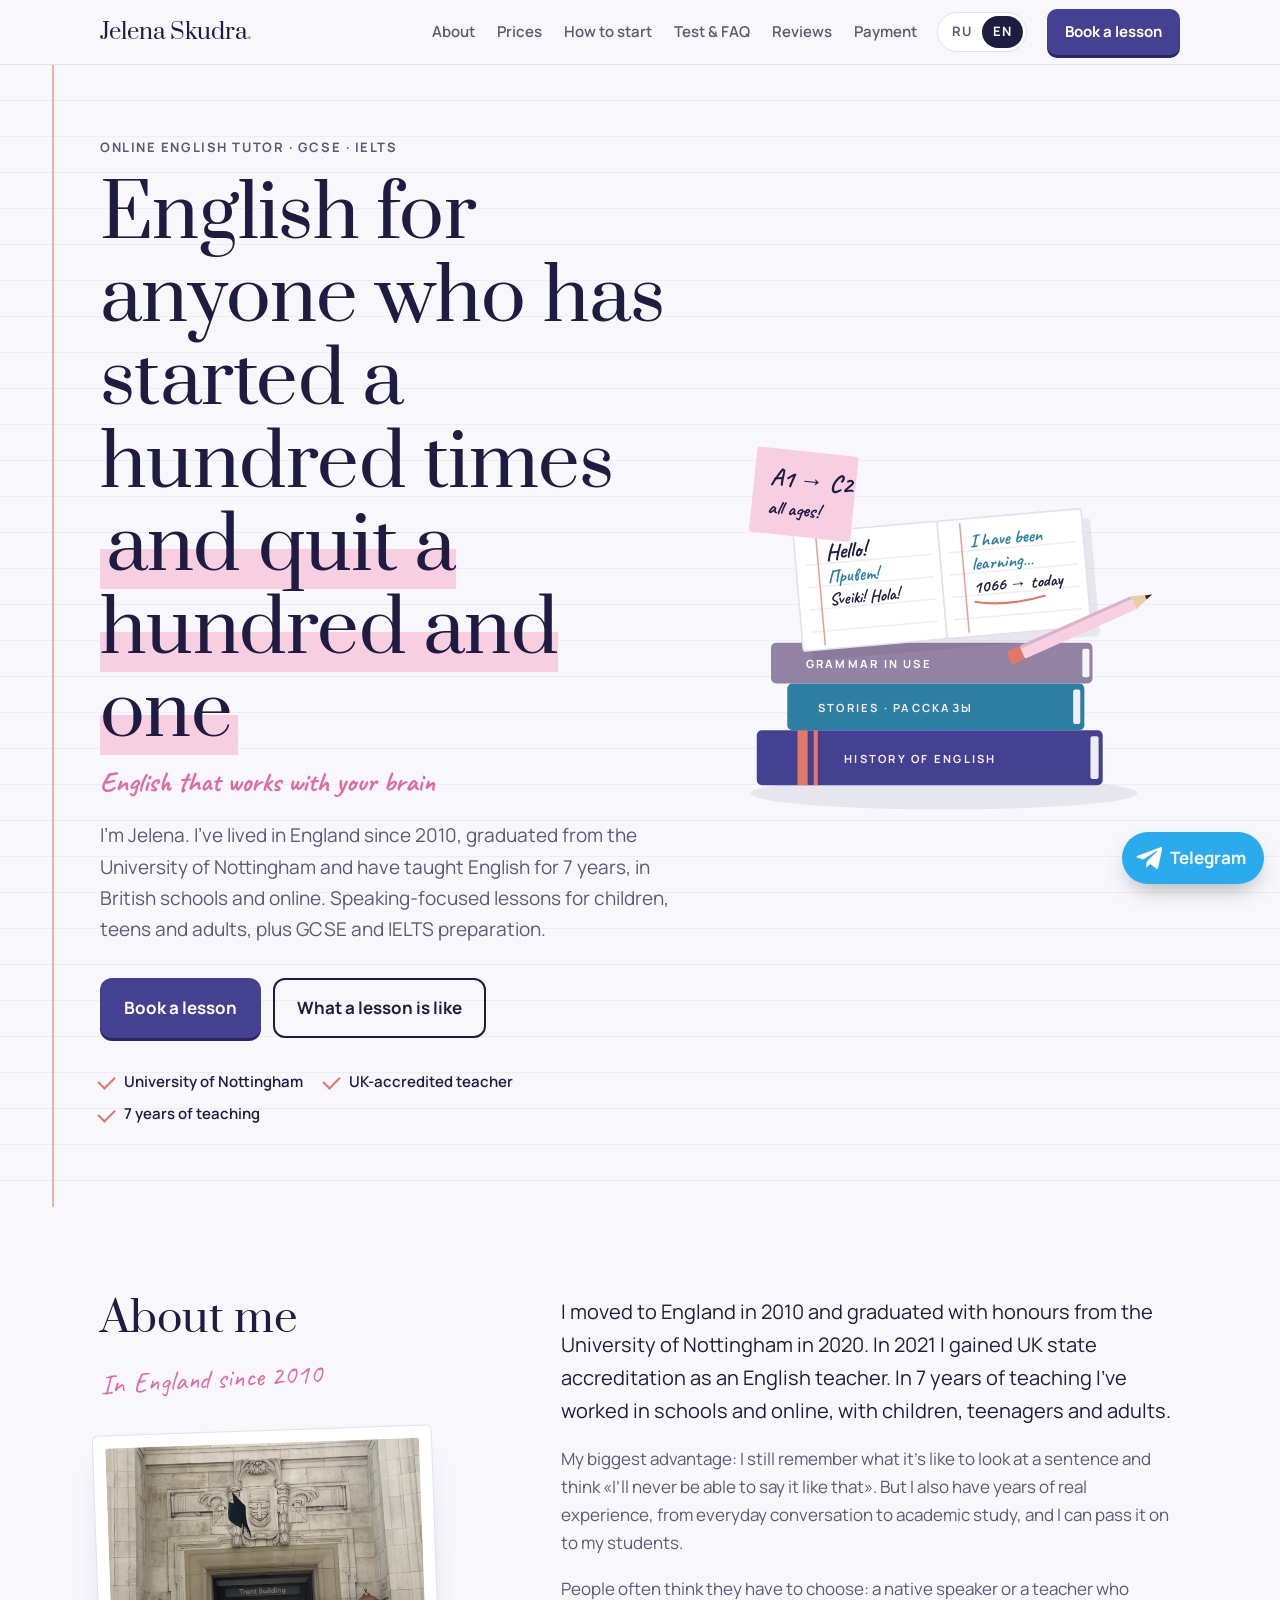
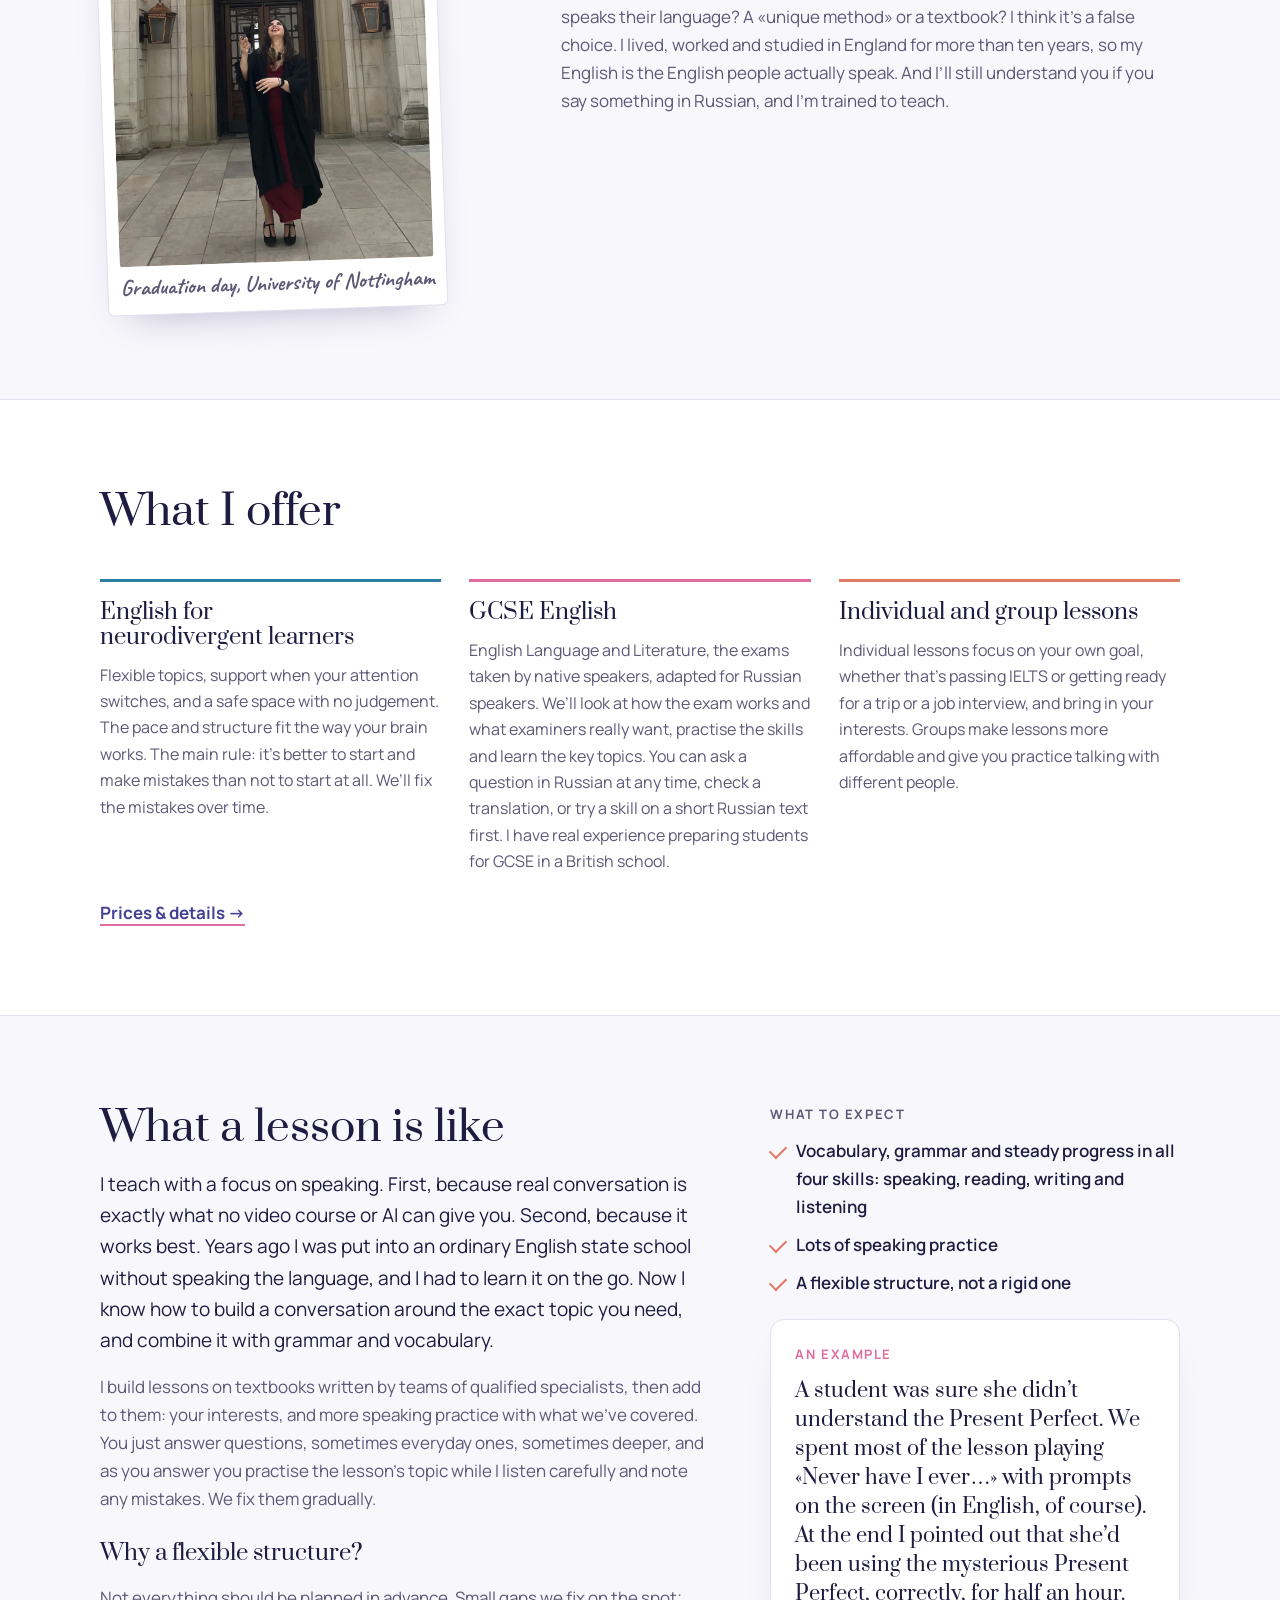
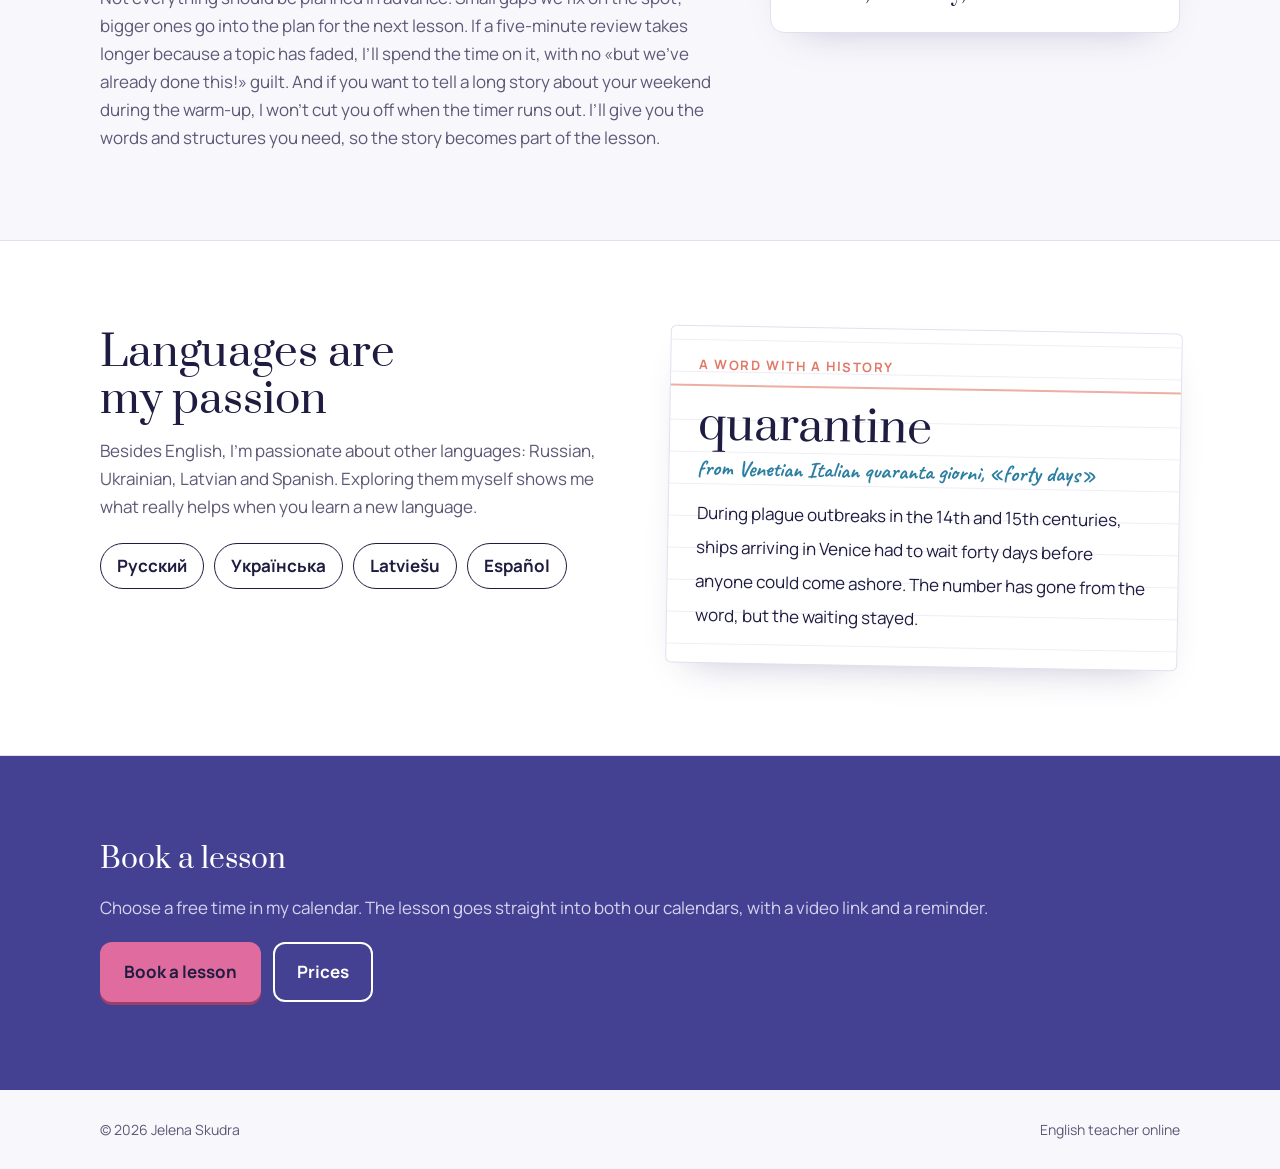
<file: index.html>
<!doctype html>
<html lang="en">
<head>
<meta charset="utf-8">
<meta name="viewport" content="width=device-width, initial-scale=1, viewport-fit=cover">
<title> English teacher</title>
<meta name="description" content="Online English lessons for children, teens and adults, built around your interests.">
<link rel="icon" href="data:image/svg+xml,%3Csvg xmlns='http://www.w3.org/2000/svg' viewBox='0 0 64 64'%3E%3Crect width='64' height='64' rx='14' fill='%23454192'/%3E%3Crect x='14' y='38' width='36' height='10' fill='%23E06C9F'/%3E%3Ctext x='32' y='44' font-family='Georgia,serif' font-size='34' font-weight='700' fill='%23fff' text-anchor='middle'%3EJ%3C/text%3E%3C/svg%3E">
<link rel="preconnect" href="https://fonts.googleapis.com">
<link rel="preconnect" href="https://fonts.gstatic.com" crossorigin>
<link rel="stylesheet" href="https://fonts.googleapis.com/css2?family=Prata&family=Caveat:wght@500;700&family=Manrope:wght@400;500;600;700&display=swap&subset=cyrillic">
<link rel="stylesheet" href="style.css">
</head>
<body data-page="home">

<header>
  <div class="wrap bar">
    <a class="logo" href="index.html">Jelena Skudra<span>.</span></a>
    <nav class="links" aria-label="Main">
      <a href="index.html#about" data-t="nav.about">About</a>
      <a href="prices.html" class="price-nav" data-t="nav.prices">Prices</a>
      <a href="start.html" data-t="nav.start">How to start</a>
      <a href="test.html" class="test-nav" data-t="nav.test">Test & FAQ</a>
      <a href="reviews.html" data-t="nav.reviews">Reviews</a>
      <a href="payment.html" data-t="nav.payment">Payment</a>
    </nav>
    <div class="lang" role="group" aria-label="Language">
      <button type="button" id="lang-ru" data-lang="ru" aria-pressed="false">RU</button>
      <button type="button" id="lang-en" data-lang="en" aria-pressed="true">EN</button>
    </div>
    <a class="btn btn-hl btn-sm" href="book.html" data-t="nav.book">Book a lesson</a>
  </div>
</header>

<main id="top">
  <div class="hero">
    <div class="wrap hero-grid">
      <div>
        <p class="eyebrow" data-t="hero.eyebrow"></p>
        <h1 data-t="hero.title" data-mark></h1>
        <p class="tagline" data-t="hero.tagline"></p>
        <p class="lead" data-t="hero.text"></p>
        <div class="cta">
          <a class="btn btn-hl" href="book.html" data-t="hero.bookButton"></a>
          <a class="btn btn-line" href="#lesson" data-t="hero.moreButton"></a>
        </div>
        <ul class="facts" id="facts"></ul>
      </div>
      <div class="art-box" aria-hidden="true">
        <svg class="art" viewBox="0 0 460 400" role="img">
          <ellipse class="shadow" cx="228" cy="362" rx="190" ry="16"/>
          <!-- bottom book -->
          <rect class="band" x="44" y="300" width="340" height="54" rx="5"/>
          <rect class="paper-edge" x="372" y="306" width="8" height="42" rx="2"/>
          <rect class="red" x="84" y="300" width="10" height="54"/>
          <rect class="red" x="100" y="300" width="4" height="54"/>
          <text class="spine-text" x="130" y="332">HISTORY OF ENGLISH</text>
          <!-- middle book -->
          <rect class="mid" x="74" y="254" width="292" height="46" rx="5"/>
          <rect class="paper-edge" x="355" y="260" width="7" height="34" rx="2"/>
          <text class="spine-text" x="104" y="282">STORIES · РАССКАЗЫ</text>
          <!-- top book -->
          <rect class="blue" x="58" y="214" width="316" height="40" rx="5"/>
          <rect class="paper-edge" x="364" y="220" width="7" height="28" rx="2"/>
          <text class="spine-text dark" x="92" y="239">GRAMMAR IN USE</text>
          <!-- open notebook -->
          <g transform="rotate(-5 230 150)">
            <rect class="shadow" x="92" y="104" width="284" height="116" rx="4"/>
            <rect class="page" x="84" y="94" width="142" height="116" rx="3"/>
            <rect class="page" x="226" y="94" width="142" height="116" rx="3"/>
            <line class="line" x1="94" y1="126" x2="218" y2="126"/><line class="line" x1="94" y1="148" x2="218" y2="148"/>
            <line class="line" x1="94" y1="170" x2="218" y2="170"/><line class="line" x1="94" y1="192" x2="218" y2="192"/>
            <line class="line" x1="234" y1="126" x2="360" y2="126"/><line class="line" x1="234" y1="148" x2="360" y2="148"/>
            <line class="line" x1="234" y1="170" x2="360" y2="170"/><line class="line" x1="234" y1="192" x2="360" y2="192"/>
            <line class="mline" x1="106" y1="98" x2="106" y2="206"/>
            <line class="mline" x1="248" y1="98" x2="248" y2="206"/>
            <text class="write" x="114" y="122" font-size="22">Hello!</text>
            <text class="write blue-ink" x="114" y="145" font-size="18">Привет!</text>
            <text class="write" x="114" y="167" font-size="17">Sveiki! Hola!</text>
            <text class="write blue-ink" x="256" y="122" font-size="18">I have been</text>
            <text class="write blue-ink" x="256" y="145" font-size="18">learning…</text>
            <text class="write" x="256" y="167" font-size="17">1066 → today</text>
            <path d="M256 176 q30 8 70 0" stroke="var(--margin)" stroke-width="2" fill="none"/>
          </g>
          <!-- pencil -->
          <g transform="rotate(-24 360 200)">
            <rect class="hl" x="300" y="192" width="120" height="14" rx="2"/>
            <rect class="ink" x="300" y="192" width="120" height="3" opacity=".15"/>
            <rect class="red" x="286" y="192" width="14" height="14" rx="3"/>
            <polygon points="420,192 440,199 420,206" fill="#E9CFA3"/>
            <polygon points="433,197 440,199 433,201" class="ink"/>
          </g>
          <!-- sticky note -->
          <g transform="rotate(6 90 70)">
            <rect class="hl" x="40" y="26" width="100" height="84" rx="3"/>
            <text class="note-text" x="56" y="62" font-size="24">A1 → C2</text>
            <text class="note-text" x="56" y="90" font-size="19">all ages!</text>
          </g>
        </svg>
      </div>
    </div>
  </div>


  <section id="about">
    <div class="wrap about">
      <div>
        <h2 data-t="about.title"></h2>
        <span class="note" data-t="about.note"></span>
        <figure class="photo">
          <picture>
            <source srcset="jelena.webp" type="image/webp">
            <img src="jelena.jpg" width="900" height="1200" loading="lazy" data-t-alt="about.photoAlt" alt="Jelena Skudra">
          </picture>
          <figcaption data-t="about.photoCaption"></figcaption>
        </figure>
      </div>
      <div class="about-text" id="about-text"></div>
    </div>
  </section>

  <section id="offer" class="alt">
    <div class="wrap">
      <div class="sec-head"><h2 data-t="offer.title"></h2></div>
      <div class="offer-grid" id="offer-list"></div>
      <p class="more-link"><a href="prices.html" data-t="home.offerMore"></a></p>
    </div>
  </section>

  <section id="lesson">
    <div class="wrap lesson-grid">
      <div class="lesson-main">
        <h2 data-t="lesson.title"></h2>
        <div class="lesson-text" id="lesson-text"></div>
        <h3 data-t="lesson.flexTitle"></h3>
        <p class="muted-p" data-t="lesson.flex"></p>
      </div>
      <aside class="lesson-side">
        <div class="expect">
          <p class="eyebrow" data-t="lesson.expectTitle"></p>
          <ul id="expect-list"></ul>
        </div>
        <figure class="example">
          <p class="eyebrow" data-t="lesson.exampleLabel"></p>
          <blockquote data-t="lesson.example"></blockquote>
        </figure>
      </aside>
    </div>
  </section>

  <section id="languages" class="alt">
    <div class="wrap duo">
      <div>
        <h2 data-t="languages.title"></h2>
        <p class="lang-text" data-t="languages.text"></p>
        <ul class="chips" id="chips"></ul>
      </div>
      <article class="card">
        <p class="eyebrow" data-t="word.label"></p>
        <p class="word" data-t="word.word"></p>
        <p class="origin" data-t="word.origin"></p>
        <p class="story" data-t="word.story"></p>
      </article>
    </div>
  </section>

  <section class="band cta-band">
    <div class="wrap after-pay">
      <div><h2 class="h-sm" data-t="book.title"></h2><p data-t="book.text"></p></div>
      <div class="cta"><a class="btn btn-hl" href="book.html" data-t="hero.bookButton"></a><a class="btn btn-line light" href="prices.html" data-t="nav.prices"></a></div>
    </div>
  </section>
</main>

<footer>
  <div class="wrap">
    <span>© <span id="year">2026</span> Jelena Skudra</span>
    <span data-t="footer"></span>
  </div>
</footer>

<script src="content.js"></script>
<script src="site.js"></script>
</body>
</html>
</file>
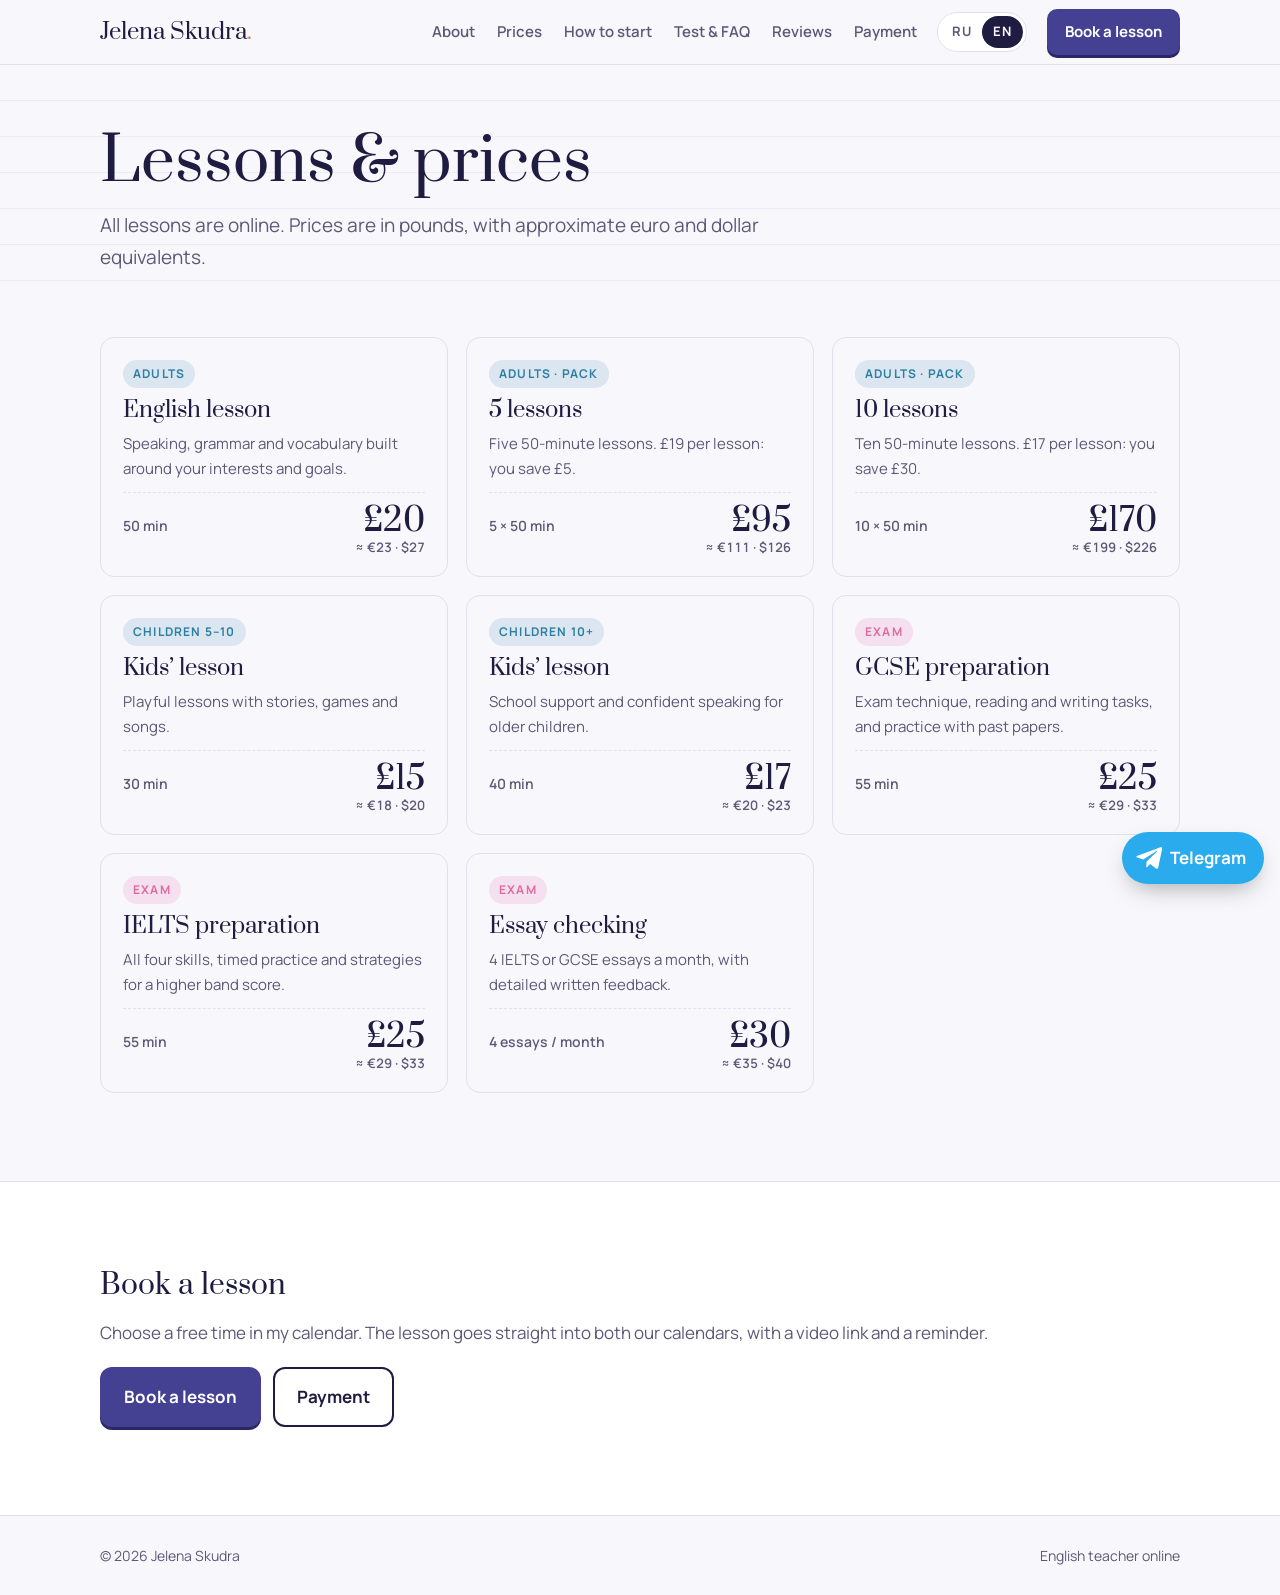
<file: 1639prices.html>
<!doctype html>
<html lang="en">
<head>
<meta charset="utf-8">
<meta name="viewport" content="width=device-width, initial-scale=1, viewport-fit=cover">
<title>Jelena Skudra · English teacher</title>
<meta name="description" content="Online English lessons with Jelena Skudra for children, teens and adults, built around your interests.">
<link rel="icon" href="data:image/svg+xml,%3Csvg xmlns='http://www.w3.org/2000/svg' viewBox='0 0 64 64'%3E%3Crect width='64' height='64' rx='14' fill='%23454192'/%3E%3Crect x='14' y='38' width='36' height='10' fill='%23E06C9F'/%3E%3Ctext x='32' y='44' font-family='Georgia,serif' font-size='34' font-weight='700' fill='%23fff' text-anchor='middle'%3EJ%3C/text%3E%3C/svg%3E">
<link rel="preconnect" href="https://fonts.googleapis.com">
<link rel="preconnect" href="https://fonts.gstatic.com" crossorigin>
<link rel="stylesheet" href="https://fonts.googleapis.com/css2?family=Prata&family=Caveat:wght@500;700&family=Manrope:wght@400;500;600;700&display=swap&subset=cyrillic">
<link rel="stylesheet" href="style.css">
</head>
<body data-page="prices">

<header>
  <div class="wrap bar">
    <a class="logo" href="index.html">Jelena Skudra<span>.</span></a>
    <nav class="links" aria-label="Main">
      <a href="index.html#about" data-t="nav.about">About</a>
      <a href="prices.html" class="price-nav" data-t="nav.prices">Prices</a>
      <a href="start.html" data-t="nav.start">How to start</a>
      <a href="test.html" class="test-nav" data-t="nav.test">Test & FAQ</a>
      <a href="reviews.html" data-t="nav.reviews">Reviews</a>
      <a href="payment.html" data-t="nav.payment">Payment</a>
    </nav>
    <div class="lang" role="group" aria-label="Language">
      <button type="button" id="lang-ru" data-lang="ru" aria-pressed="false">RU</button>
      <button type="button" id="lang-en" data-lang="en" aria-pressed="true">EN</button>
    </div>
    <a class="btn btn-hl btn-sm" href="book.html" data-t="nav.book">Book a lesson</a>
  </div>
</header>

<main id="top">
  <section class="page-head">
    <div class="wrap">
      <h1 data-t="pages.prices.title"></h1>
      <p class="lead" data-t="pages.prices.lead"></p>
    </div>
  </section>

  <section id="prices" class="page-body" hidden>
    <div class="wrap">
            <div class="offers" id="price-list"></div>
    </div>
  </section>

  <section class="alt">
    <div class="wrap after-pay">
      <div><h2 class="h-sm" data-t="book.title"></h2><p data-t="book.text"></p></div>
      <div class="cta"><a class="btn btn-hl" href="book.html" data-t="hero.bookButton"></a><a class="btn btn-line" href="payment.html" data-t="nav.payment"></a></div>
    </div>
  </section>
</main>

<footer>
  <div class="wrap">
    <span>© <span id="year">2026</span> Jelena Skudra</span>
    <span data-t="footer"></span>
  </div>
</footer>

<script src="content.js"></script>
<script src="site.js"></script>
</body>
</html>
</file>
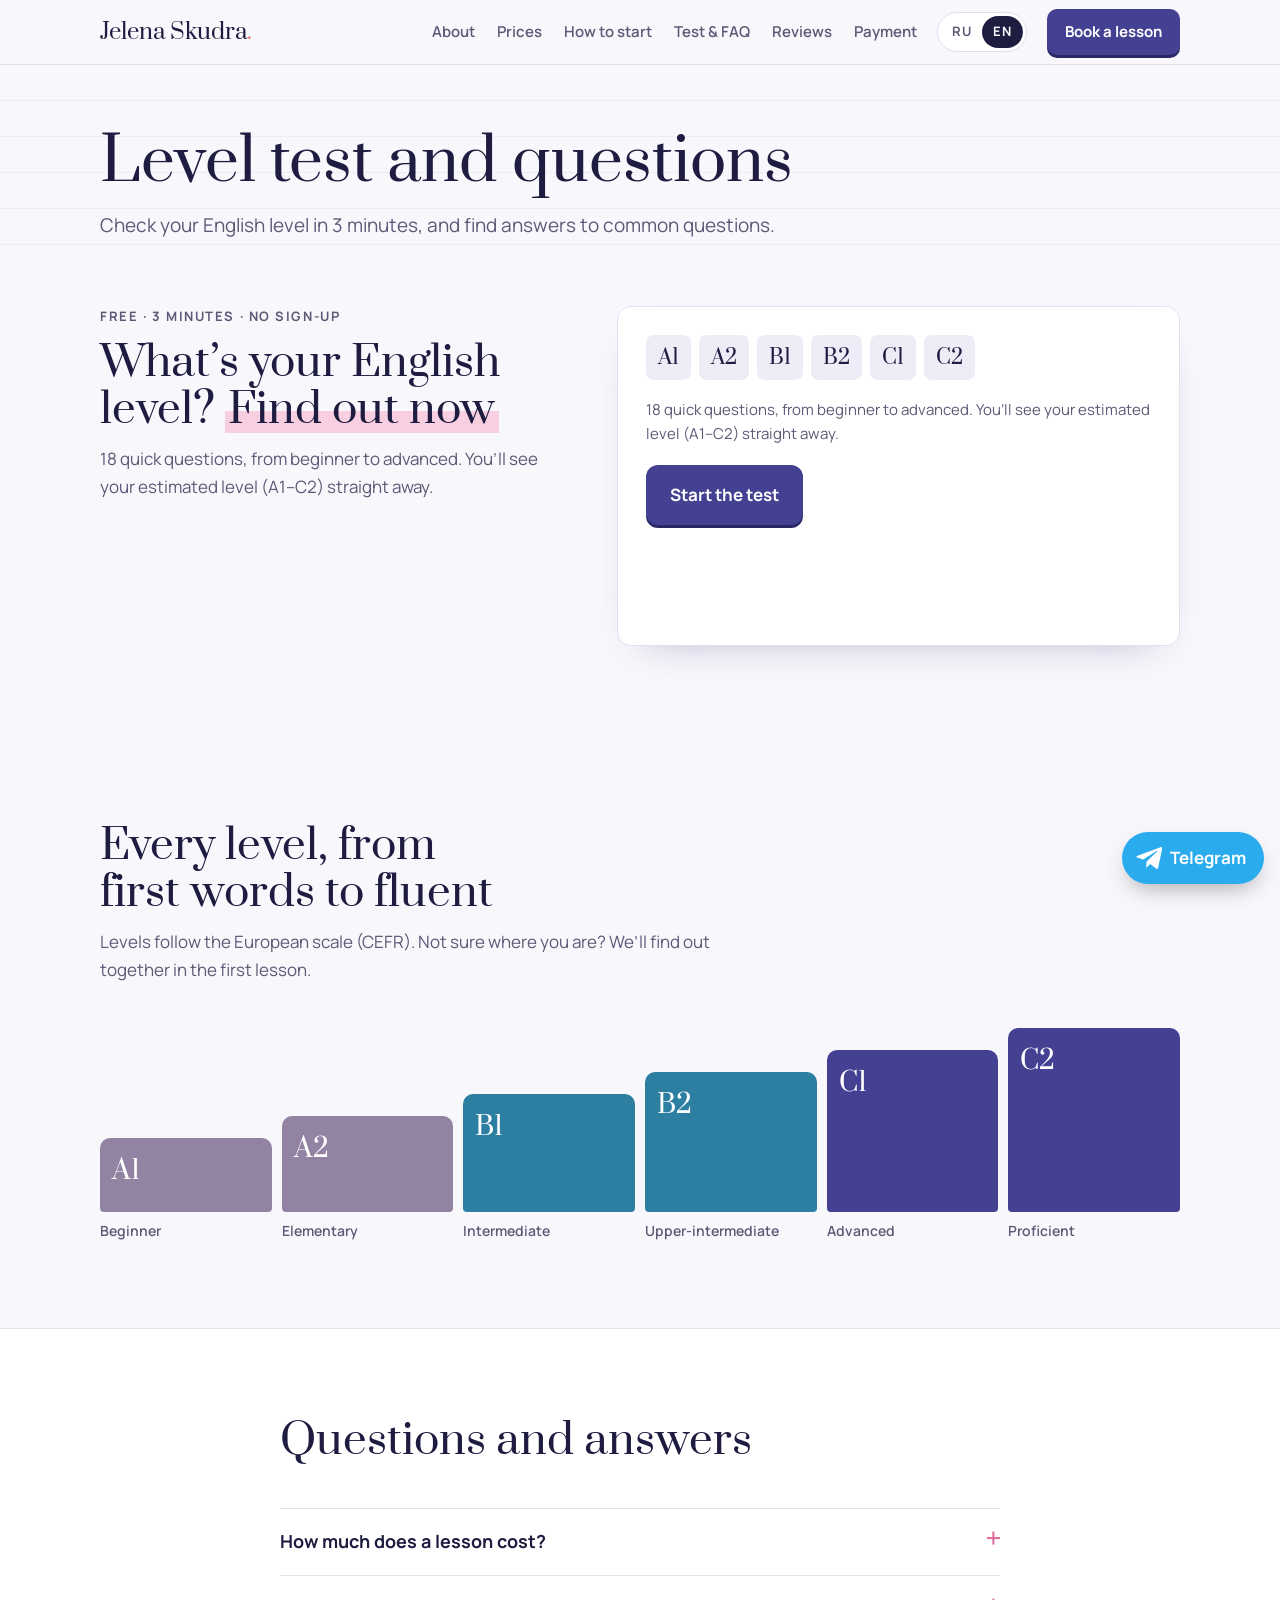
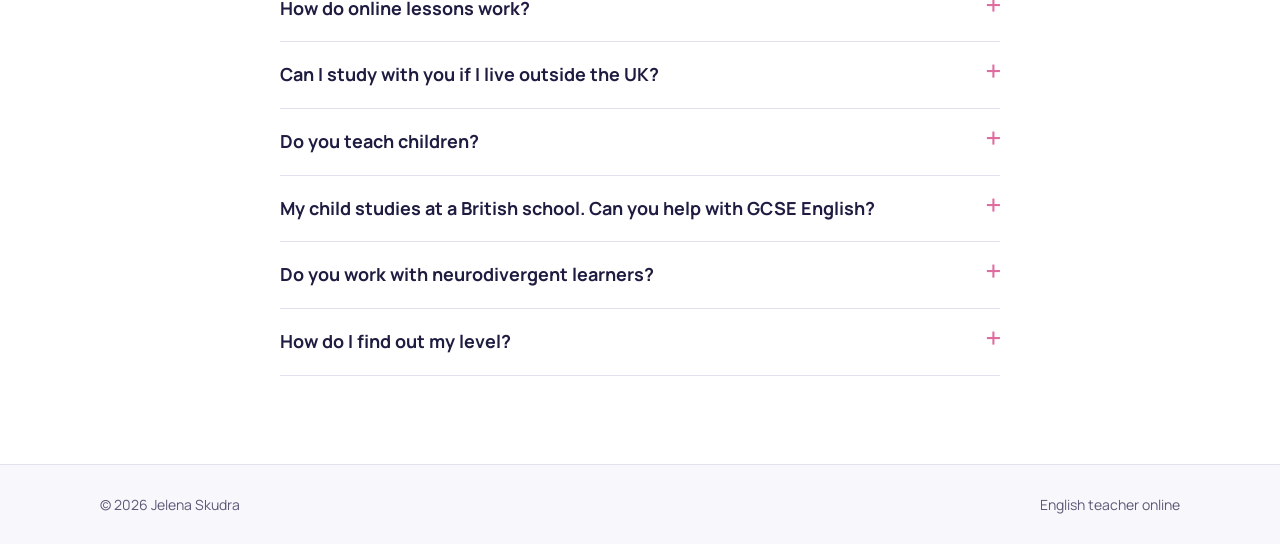
<file: 1639test.html>
<!doctype html>
<html lang="en">
<head>
<meta charset="utf-8">
<meta name="viewport" content="width=device-width, initial-scale=1, viewport-fit=cover">
<title>Jelena Skudra · English teacher</title>
<meta name="description" content="Online English lessons with Jelena Skudra for children, teens and adults, built around your interests.">
<link rel="icon" href="data:image/svg+xml,%3Csvg xmlns='http://www.w3.org/2000/svg' viewBox='0 0 64 64'%3E%3Crect width='64' height='64' rx='14' fill='%23454192'/%3E%3Crect x='14' y='38' width='36' height='10' fill='%23E06C9F'/%3E%3Ctext x='32' y='44' font-family='Georgia,serif' font-size='34' font-weight='700' fill='%23fff' text-anchor='middle'%3EJ%3C/text%3E%3C/svg%3E">
<link rel="preconnect" href="https://fonts.googleapis.com">
<link rel="preconnect" href="https://fonts.gstatic.com" crossorigin>
<link rel="stylesheet" href="https://fonts.googleapis.com/css2?family=Prata&family=Caveat:wght@500;700&family=Manrope:wght@400;500;600;700&display=swap&subset=cyrillic">
<link rel="stylesheet" href="style.css">
</head>
<body data-page="test">

<header>
  <div class="wrap bar">
    <a class="logo" href="index.html">Jelena Skudra<span>.</span></a>
    <nav class="links" aria-label="Main">
      <a href="index.html#about" data-t="nav.about">About</a>
      <a href="prices.html" class="price-nav" data-t="nav.prices">Prices</a>
      <a href="start.html" data-t="nav.start">How to start</a>
      <a href="test.html" class="test-nav" data-t="nav.test">Test & FAQ</a>
      <a href="reviews.html" data-t="nav.reviews">Reviews</a>
      <a href="payment.html" data-t="nav.payment">Payment</a>
    </nav>
    <div class="lang" role="group" aria-label="Language">
      <button type="button" id="lang-ru" data-lang="ru" aria-pressed="false">RU</button>
      <button type="button" id="lang-en" data-lang="en" aria-pressed="true">EN</button>
    </div>
    <a class="btn btn-hl btn-sm" href="book.html" data-t="nav.book">Book a lesson</a>
  </div>
</header>

<main id="top">
  <section class="page-head">
    <div class="wrap">
      <h1 data-t="pages.test.title"></h1>
      <p class="lead" data-t="pages.test.lead"></p>
    </div>
  </section>

  <section id="test" class="page-body">
    <div class="wrap test-grid">
      <div class="sec-head">
        <p class="eyebrow" data-t="test.eyebrow"></p>
        <h2 data-t="test.title"></h2>
        <p data-t="test.text"></p>
      </div>
      <div class="quiz" id="quiz" aria-live="polite"></div>
    </div>
  </section>

  <section id="levels">
    <div class="wrap">
      <div class="sec-head"><h2 data-t="levels.title"></h2><p data-t="levels.text"></p></div>
      <div class="levels" id="levels-list"></div>
    </div>
  </section>

  <section id="faq" class="alt">
    <div class="wrap narrow">
      <div class="sec-head"><h2 data-t="faq.title"></h2></div>
      <div class="faq" id="faq-list"></div>
    </div>
  </section>
</main>

<footer>
  <div class="wrap">
    <span>© <span id="year">2026</span> Jelena Skudra</span>
    <span data-t="footer"></span>
  </div>
</footer>

<script src="content.js"></script>
<script src="site.js"></script>
</body>
</html>
</file>
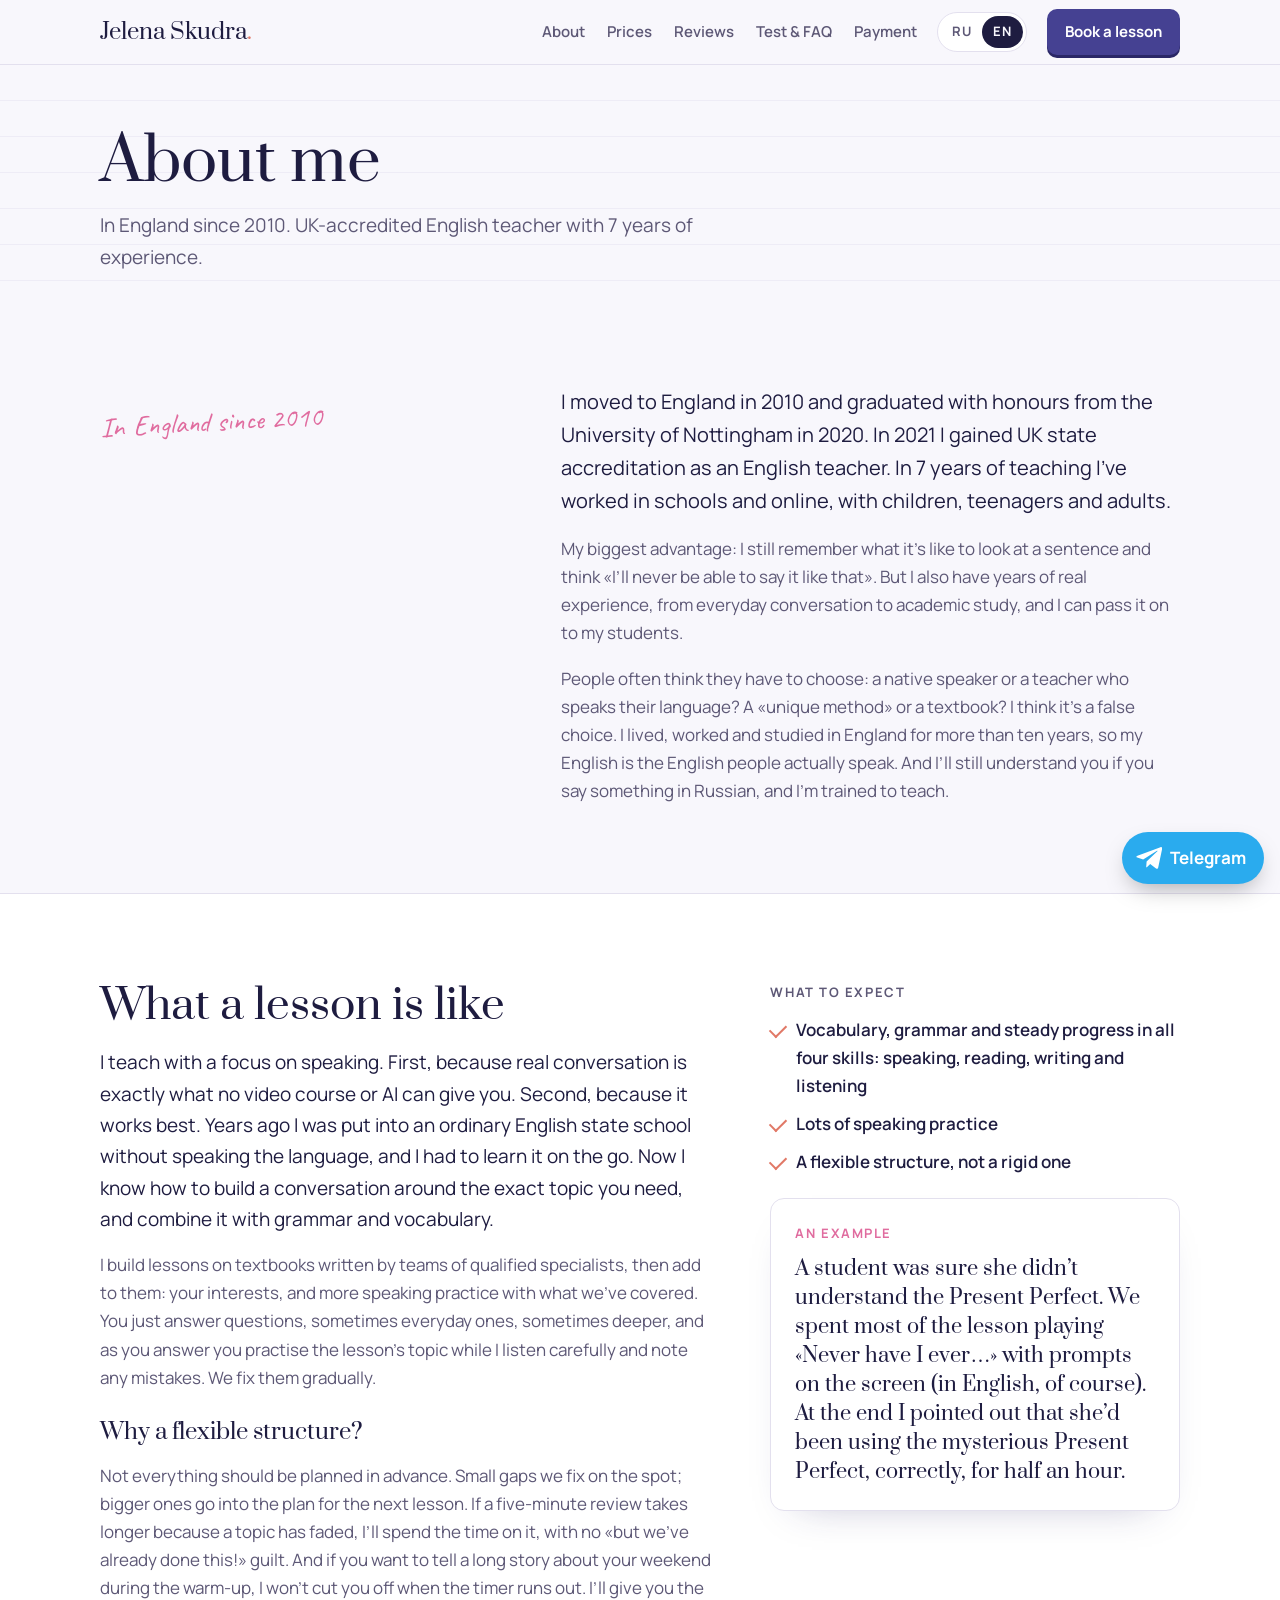
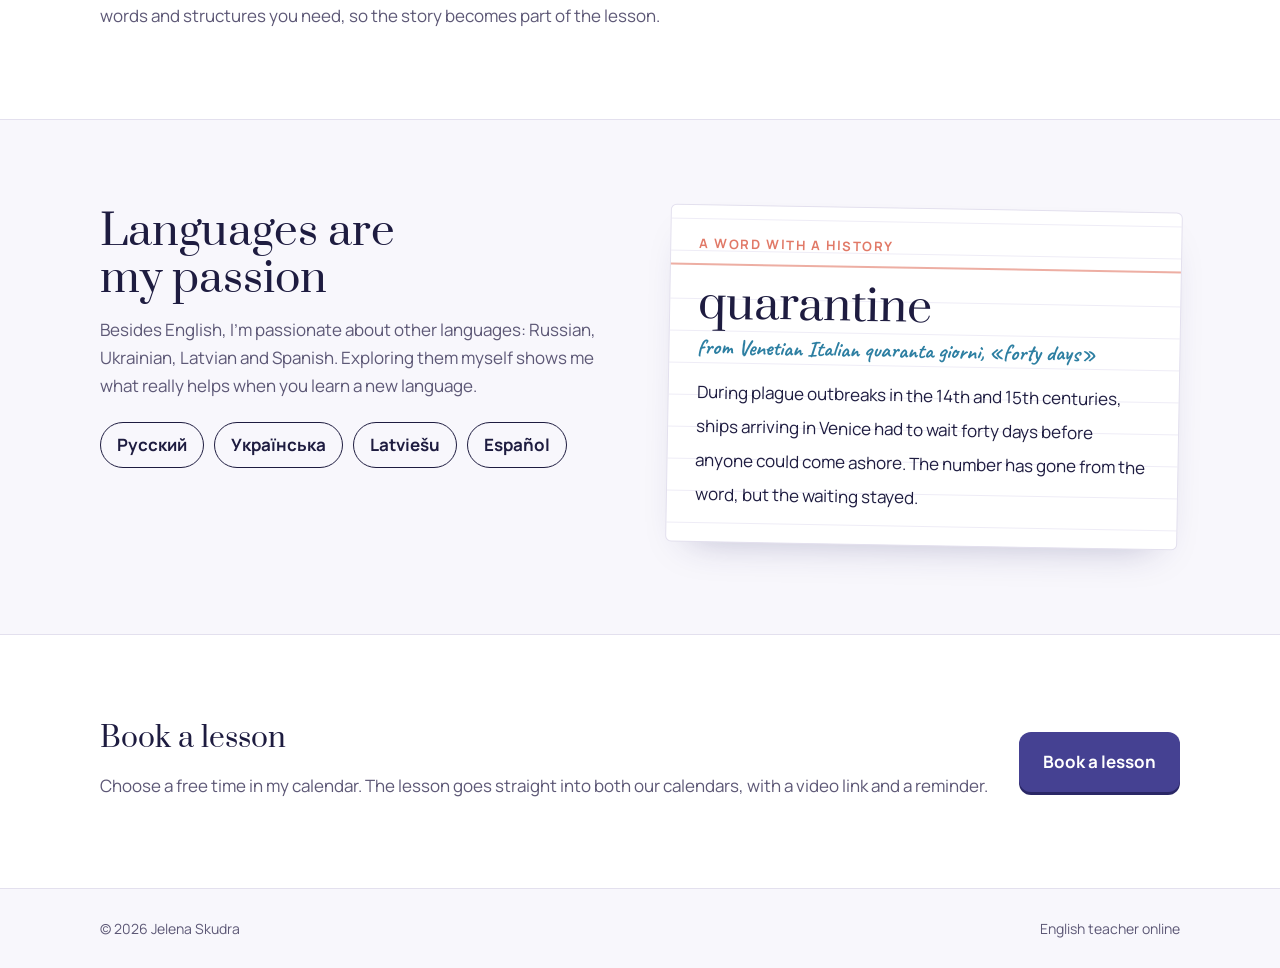
<file: about.html>
<!doctype html>
<html lang="en">
<head>
<meta charset="utf-8">
<meta name="viewport" content="width=device-width, initial-scale=1, viewport-fit=cover">
<title>English tutor</title>
<meta name="description" content="Online English lessons with Jelena Skudra for children, teens and adults, built around your interests.">
<link rel="icon" href="data:image/svg+xml,%3Csvg xmlns='http://www.w3.org/2000/svg' viewBox='0 0 64 64'%3E%3Crect width='64' height='64' rx='14' fill='%23454192'/%3E%3Crect x='14' y='38' width='36' height='10' fill='%23E06C9F'/%3E%3Ctext x='32' y='44' font-family='Georgia,serif' font-size='34' font-weight='700' fill='%23fff' text-anchor='middle'%3EJ%3C/text%3E%3C/svg%3E">
<link rel="preconnect" href="https://fonts.googleapis.com">
<link rel="preconnect" href="https://fonts.gstatic.com" crossorigin>
<link rel="stylesheet" href="https://fonts.googleapis.com/css2?family=Prata&family=Caveat:wght@500;700&family=Manrope:wght@400;500;600;700&display=swap&subset=cyrillic">
<link rel="stylesheet" href="style.css">
</head>
<body data-page="about">

<header>
  <div class="wrap bar">
    <a class="logo" href="index.html">Jelena Skudra<span>.</span></a>
    <nav class="links" aria-label="Main">
      <a href="about.html" data-t="nav.about">About</a>
      <a href="prices.html" class="price-nav" data-t="nav.prices">Prices</a>
      <a href="reviews.html" data-t="nav.reviews">Reviews</a>
      <a href="test.html" class="test-nav" data-t="nav.test">Free test</a>
      <a href="payment.html" data-t="nav.payment">Payment</a>
    </nav>
    <div class="lang" role="group" aria-label="Language">
      <button type="button" id="lang-ru" data-lang="ru" aria-pressed="false">RU</button>
      <button type="button" id="lang-en" data-lang="en" aria-pressed="true">EN</button>
    </div>
    <a class="btn btn-hl btn-sm" href="book.html" data-t="nav.book">Book a lesson</a>
  </div>
</header>

<main id="top">
  <section class="page-head">
    <div class="wrap">
      <h1 data-t="pages.about.title"></h1>
      <p class="lead" data-t="pages.about.lead"></p>
    </div>
  </section>

  <section id="about">
    <div class="wrap about">
      <div>
        <h2 class="sr-only" data-t="about.title"></h2>
        <span class="note" data-t="about.note"></span>
      </div>
      <div class="about-text" id="about-text"></div>
    </div>
  </section>

  <section id="lesson" class="alt">
    <div class="wrap lesson-grid">
      <div class="lesson-main">
        <h2 data-t="lesson.title"></h2>
        <div class="lesson-text" id="lesson-text"></div>
        <h3 data-t="lesson.flexTitle"></h3>
        <p class="muted-p" data-t="lesson.flex"></p>
      </div>
      <aside class="lesson-side">
        <div class="expect">
          <p class="eyebrow" data-t="lesson.expectTitle"></p>
          <ul id="expect-list"></ul>
        </div>
        <figure class="example">
          <p class="eyebrow" data-t="lesson.exampleLabel"></p>
          <blockquote data-t="lesson.example"></blockquote>
        </figure>
      </aside>
    </div>
  </section>

  <section id="languages">
    <div class="wrap duo">
      <div>
        <h2 data-t="languages.title"></h2>
        <p class="lang-text" data-t="languages.text"></p>
        <ul class="chips" id="chips"></ul>
      </div>
      <article class="card">
        <p class="eyebrow" data-t="word.label"></p>
        <p class="word" data-t="word.word"></p>
        <p class="origin" data-t="word.origin"></p>
        <p class="story" data-t="word.story"></p>
      </article>
    </div>
  </section>

  <section class="alt">
    <div class="wrap after-pay">
      <div><h2 class="h-sm" data-t="book.title"></h2><p data-t="book.text"></p></div>
      <a class="btn btn-hl" href="book.html" data-t="hero.bookButton"></a>
    </div>
  </section>
</main>

<footer>
  <div class="wrap">
    <span>© <span id="year">2026</span> Jelena Skudra</span>
    <span data-t="footer"></span>
  </div>
</footer>

<script src="content.js"></script>
<script src="site.js"></script>
</body>
</html>
</file>
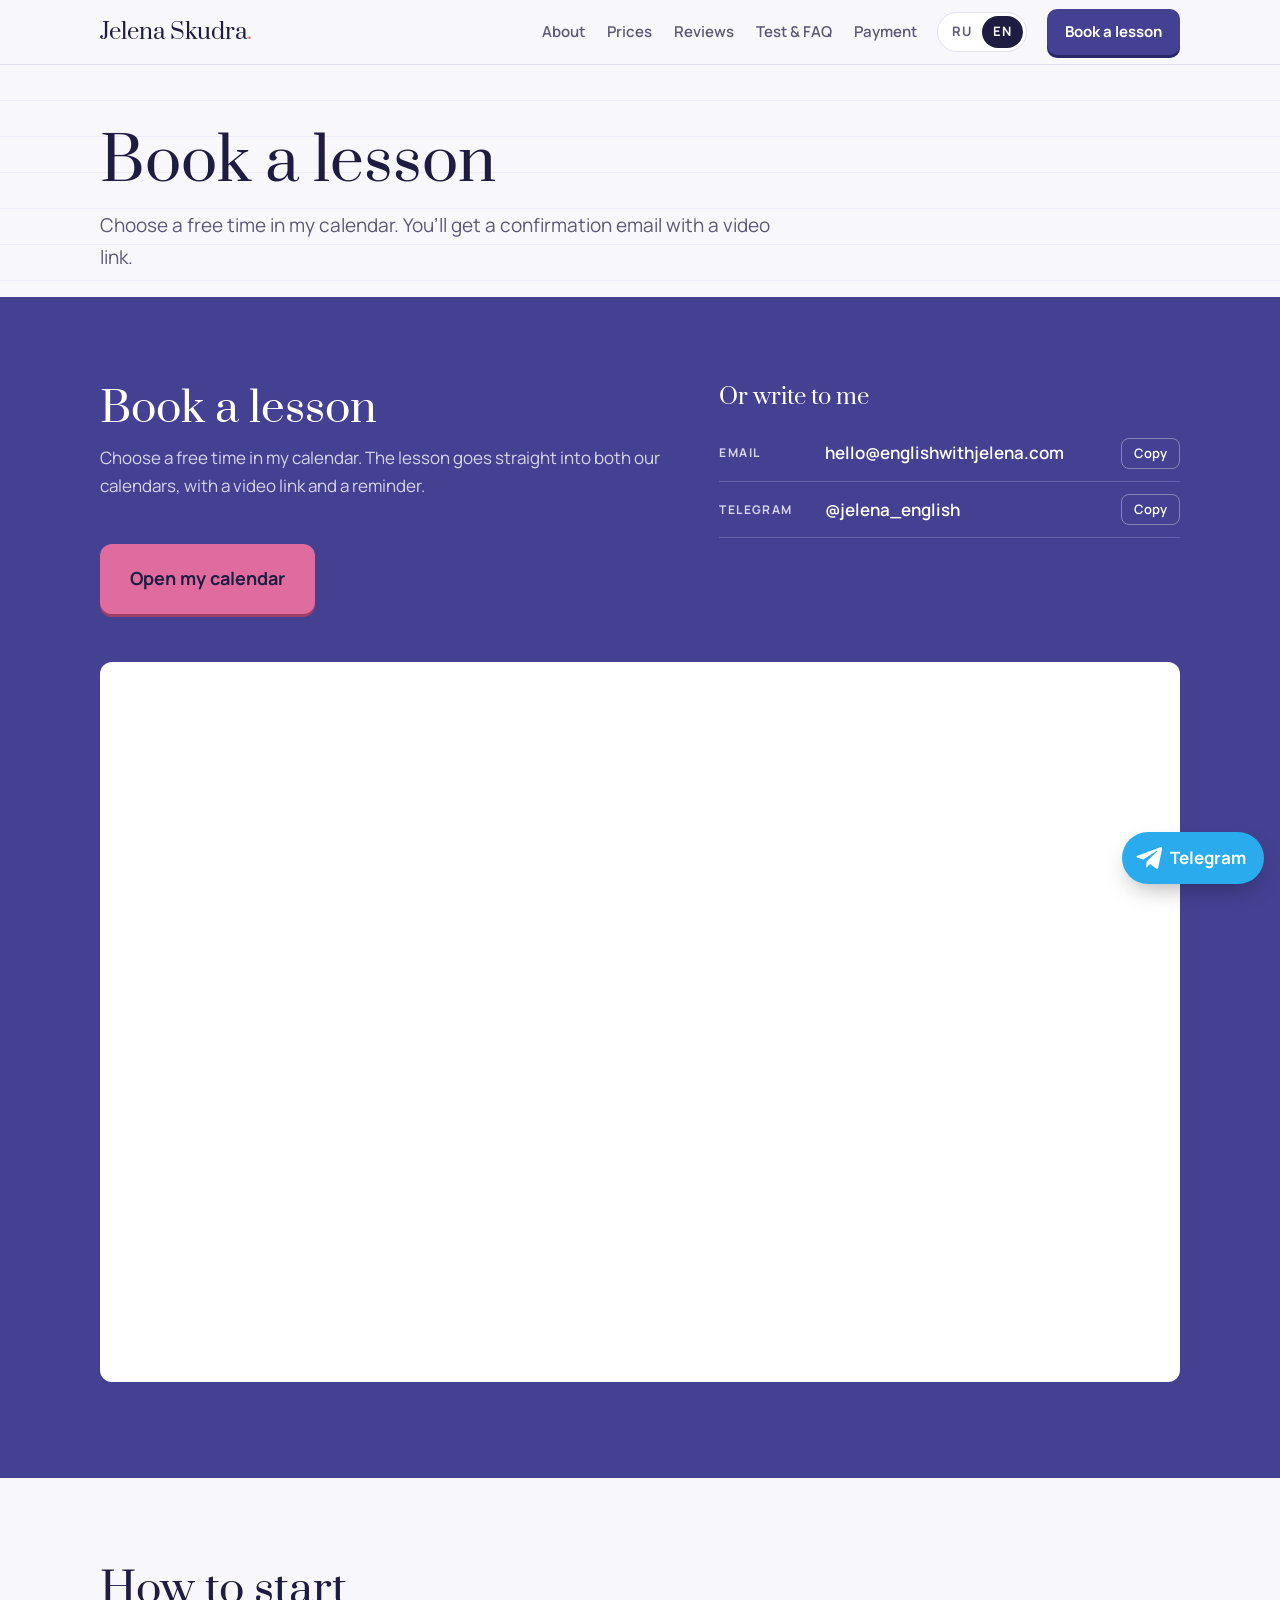
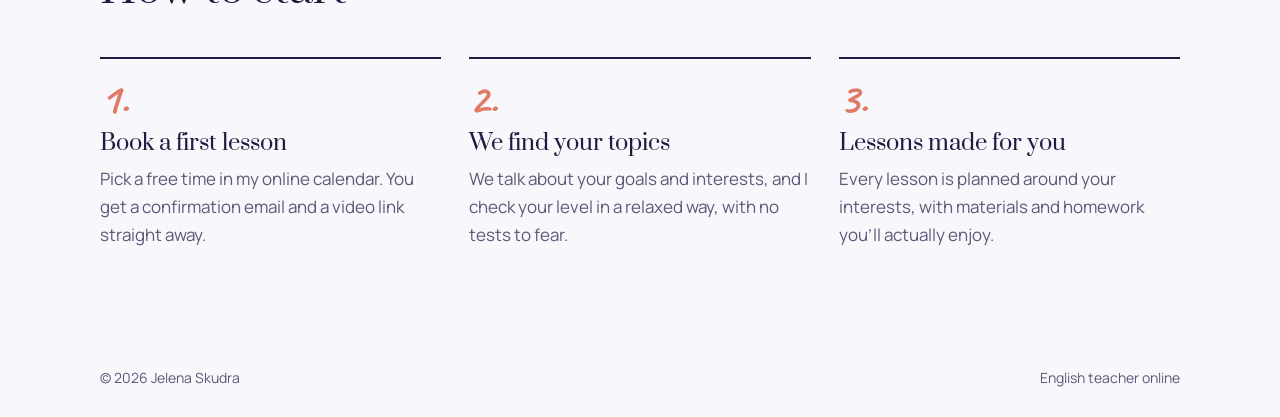
<file: book.html>
<!doctype html>
<html lang="en">
<head>
<meta charset="utf-8">
<meta name="viewport" content="width=device-width, initial-scale=1, viewport-fit=cover">
<title>Jelena Skudra · English teacher</title>
<meta name="description" content="Online English lessons with Jelena Skudra for children, teens and adults, built around your interests.">
<link rel="icon" href="data:image/svg+xml,%3Csvg xmlns='http://www.w3.org/2000/svg' viewBox='0 0 64 64'%3E%3Crect width='64' height='64' rx='14' fill='%23454192'/%3E%3Crect x='14' y='38' width='36' height='10' fill='%23E06C9F'/%3E%3Ctext x='32' y='44' font-family='Georgia,serif' font-size='34' font-weight='700' fill='%23fff' text-anchor='middle'%3EJ%3C/text%3E%3C/svg%3E">
<link rel="preconnect" href="https://fonts.googleapis.com">
<link rel="preconnect" href="https://fonts.gstatic.com" crossorigin>
<link rel="stylesheet" href="https://fonts.googleapis.com/css2?family=Prata&family=Caveat:wght@500;700&family=Manrope:wght@400;500;600;700&display=swap&subset=cyrillic">
<link rel="stylesheet" href="style.css">
</head>
<body data-page="book">

<header>
  <div class="wrap bar">
    <a class="logo" href="index.html">Jelena Skudra<span>.</span></a>
    <nav class="links" aria-label="Main">
      <a href="about.html" data-t="nav.about">About</a>
      <a href="prices.html" class="price-nav" data-t="nav.prices">Prices</a>
      <a href="reviews.html" data-t="nav.reviews">Reviews</a>
      <a href="test.html" class="test-nav" data-t="nav.test">Free test</a>
      <a href="payment.html" data-t="nav.payment">Payment</a>
    </nav>
    <div class="lang" role="group" aria-label="Language">
      <button type="button" id="lang-ru" data-lang="ru" aria-pressed="false">RU</button>
      <button type="button" id="lang-en" data-lang="en" aria-pressed="true">EN</button>
    </div>
    <a class="btn btn-hl btn-sm" href="book.html" data-t="nav.book">Book a lesson</a>
  </div>
</header>

<main id="top">
  <section class="page-head">
    <div class="wrap">
      <h1 data-t="pages.book.title"></h1>
      <p class="lead" data-t="pages.book.lead"></p>
    </div>
  </section>

  <section id="book" class="band">
    <div class="wrap book-grid">
      <div>
        <div class="sec-head"><h2 data-t="book.title"></h2><p data-t="book.text"></p></div>
        <a class="btn btn-hl" id="calendar-btn" href="#book" target="_blank" rel="noopener" data-t="book.button"></a>
        <p class="soon" id="soon" data-t="book.soon" hidden></p>
      </div>
      <div id="contact-box">
        <h3 data-t="book.contactTitle"></h3>
        <ul class="contacts" id="contacts"></ul>
      </div>
    </div>
    <div class="wrap" id="embed-box" hidden>
      <iframe id="booking-frame" title="Booking calendar" loading="lazy"></iframe>
    </div>
  </section>

  <section id="start">
    <div class="wrap">
      <div class="sec-head"><h2 data-t="steps.title"></h2></div>
      <ol class="steps" id="steps"></ol>
    </div>
  </section>
</main>

<footer>
  <div class="wrap">
    <span>© <span id="year">2026</span> Jelena Skudra</span>
    <span data-t="footer"></span>
  </div>
</footer>

<script src="content.js"></script>
<script src="site.js"></script>
</body>
</html>
</file>
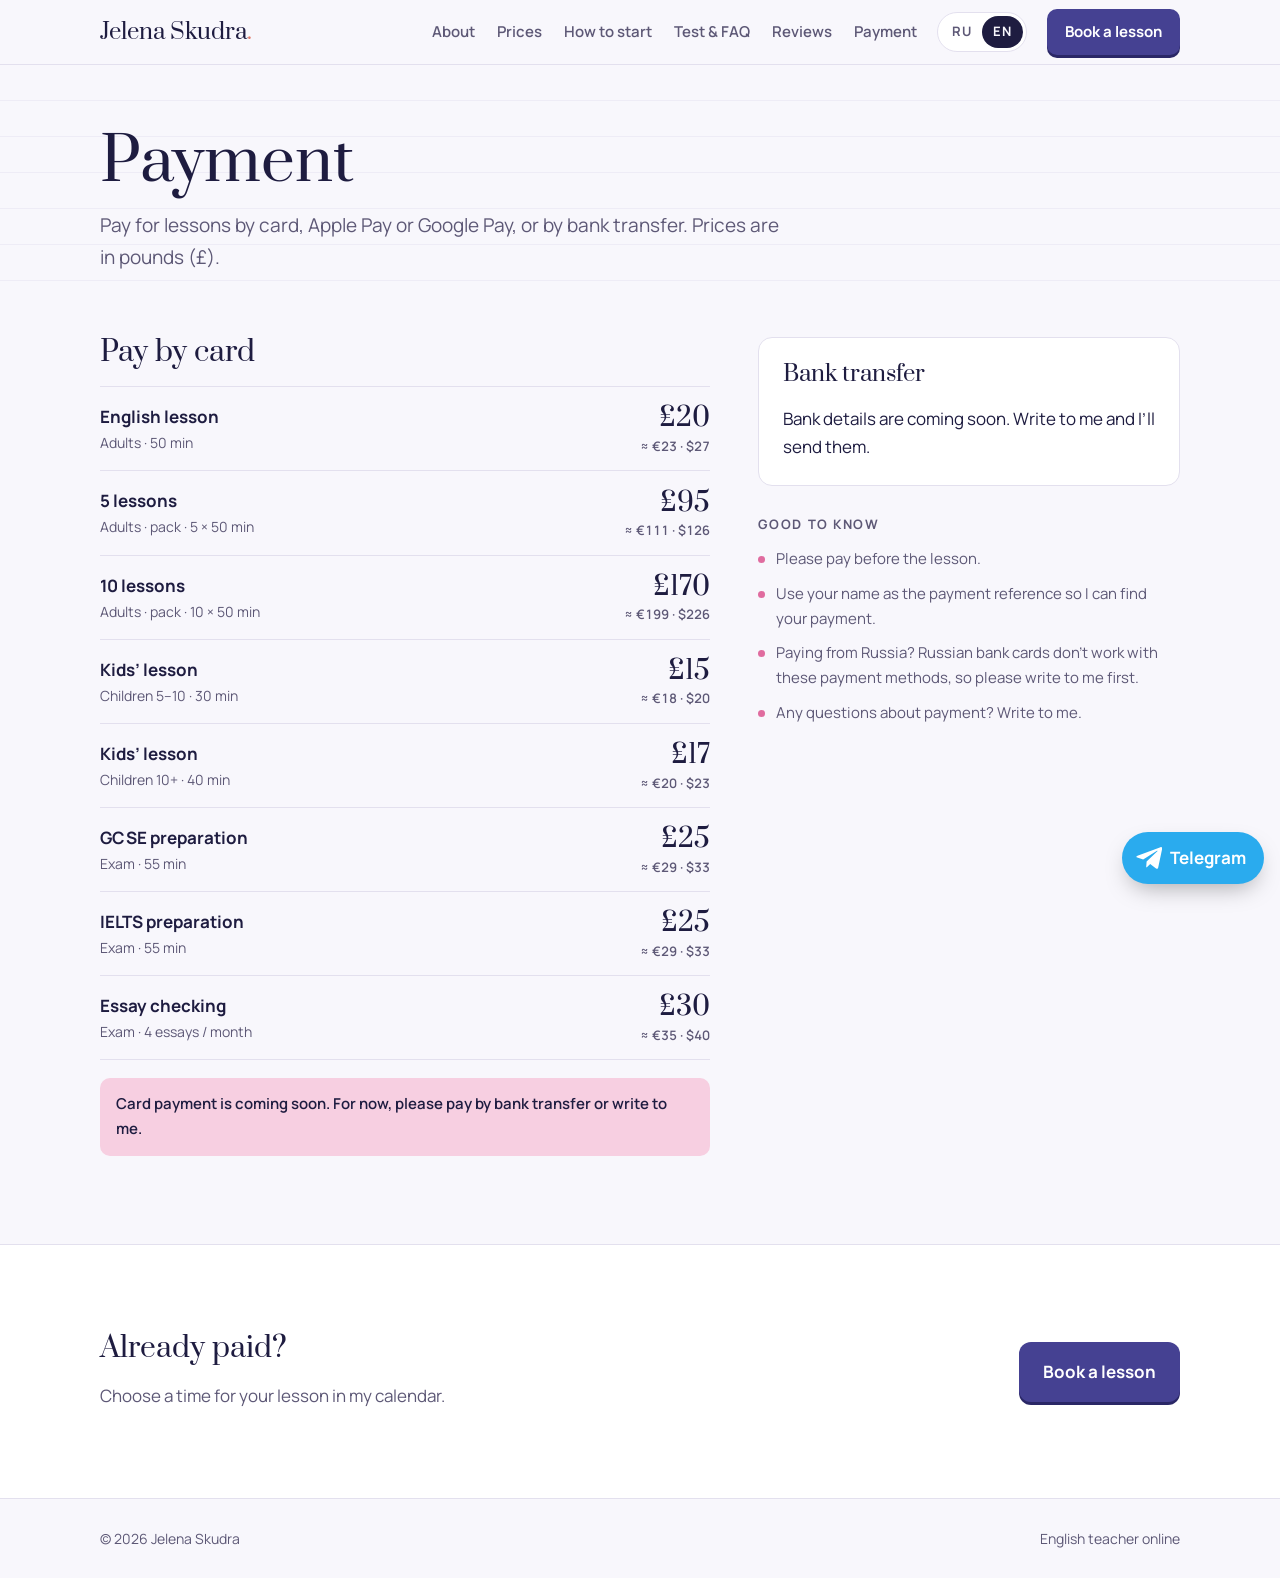
<file: payment.html>
<!doctype html>
<html lang="en">
<head>
<meta charset="utf-8">
<meta name="viewport" content="width=device-width, initial-scale=1, viewport-fit=cover">
<title>Jelena Skudra · English teacher</title>
<meta name="description" content="Online English lessons with Jelena Skudra for children, teens and adults, built around your interests.">
<link rel="icon" href="data:image/svg+xml,%3Csvg xmlns='http://www.w3.org/2000/svg' viewBox='0 0 64 64'%3E%3Crect width='64' height='64' rx='14' fill='%23454192'/%3E%3Crect x='14' y='38' width='36' height='10' fill='%23E06C9F'/%3E%3Ctext x='32' y='44' font-family='Georgia,serif' font-size='34' font-weight='700' fill='%23fff' text-anchor='middle'%3EJ%3C/text%3E%3C/svg%3E">
<link rel="preconnect" href="https://fonts.googleapis.com">
<link rel="preconnect" href="https://fonts.gstatic.com" crossorigin>
<link rel="stylesheet" href="https://fonts.googleapis.com/css2?family=Prata&family=Caveat:wght@500;700&family=Manrope:wght@400;500;600;700&display=swap&subset=cyrillic">
<link rel="stylesheet" href="style.css">
</head>
<body data-page="payment">

<header>
  <div class="wrap bar">
    <a class="logo" href="index.html">Jelena Skudra<span>.</span></a>
    <nav class="links" aria-label="Main">
      <a href="index.html#about" data-t="nav.about">About</a>
      <a href="prices.html" class="price-nav" data-t="nav.prices">Prices</a>
      <a href="start.html" data-t="nav.start">How to start</a>
      <a href="test.html" class="test-nav" data-t="nav.test">Test & FAQ</a>
      <a href="reviews.html" data-t="nav.reviews">Reviews</a>
      <a href="payment.html" data-t="nav.payment">Payment</a>
    </nav>
    <div class="lang" role="group" aria-label="Language">
      <button type="button" id="lang-ru" data-lang="ru" aria-pressed="false">RU</button>
      <button type="button" id="lang-en" data-lang="en" aria-pressed="true">EN</button>
    </div>
    <a class="btn btn-hl btn-sm" href="book.html" data-t="nav.book">Book a lesson</a>
  </div>
</header>

<main id="top">
  <section class="page-head">
    <div class="wrap">
      <h1 data-t="payment.title"></h1>
      <p class="lead" data-t="payment.text"></p>
    </div>
  </section>

  <section class="page-body">
    <div class="wrap pay-grid">
      <div>
        <h2 class="h-sm" data-t="payment.cardTitle"></h2>
        <ul class="pay-list" id="pay-list"></ul>
        <p class="note-box" id="no-card" data-t="payment.noCard" hidden></p>
      </div>
      <aside class="pay-side">
        <div class="bank-card">
          <h2 class="h-sm" data-t="payment.bankTitle"></h2>
          <ul class="bank-rows" id="bank-rows"></ul>
          <p class="note" id="bank-soon" data-t="payment.bankSoon" hidden></p>
        </div>
        <div>
          <p class="eyebrow" data-t="payment.notesTitle"></p>
          <ul class="notes" id="pay-notes"></ul>
        </div>
      </aside>
    </div>
  </section>

  <section class="alt">
    <div class="wrap after-pay">
      <div><h2 class="h-sm" data-t="payment.bookTitle"></h2><p data-t="payment.bookText"></p></div>
      <a class="btn btn-hl" href="book.html" data-t="hero.bookButton"></a>
    </div>
  </section>
</main>

<footer>
  <div class="wrap">
    <span>© <span id="year">2026</span> Jelena Skudra</span>
    <span data-t="footer"></span>
  </div>
</footer>

<script src="content.js"></script>
<script src="site.js"></script>
</body>
</html>
</file>
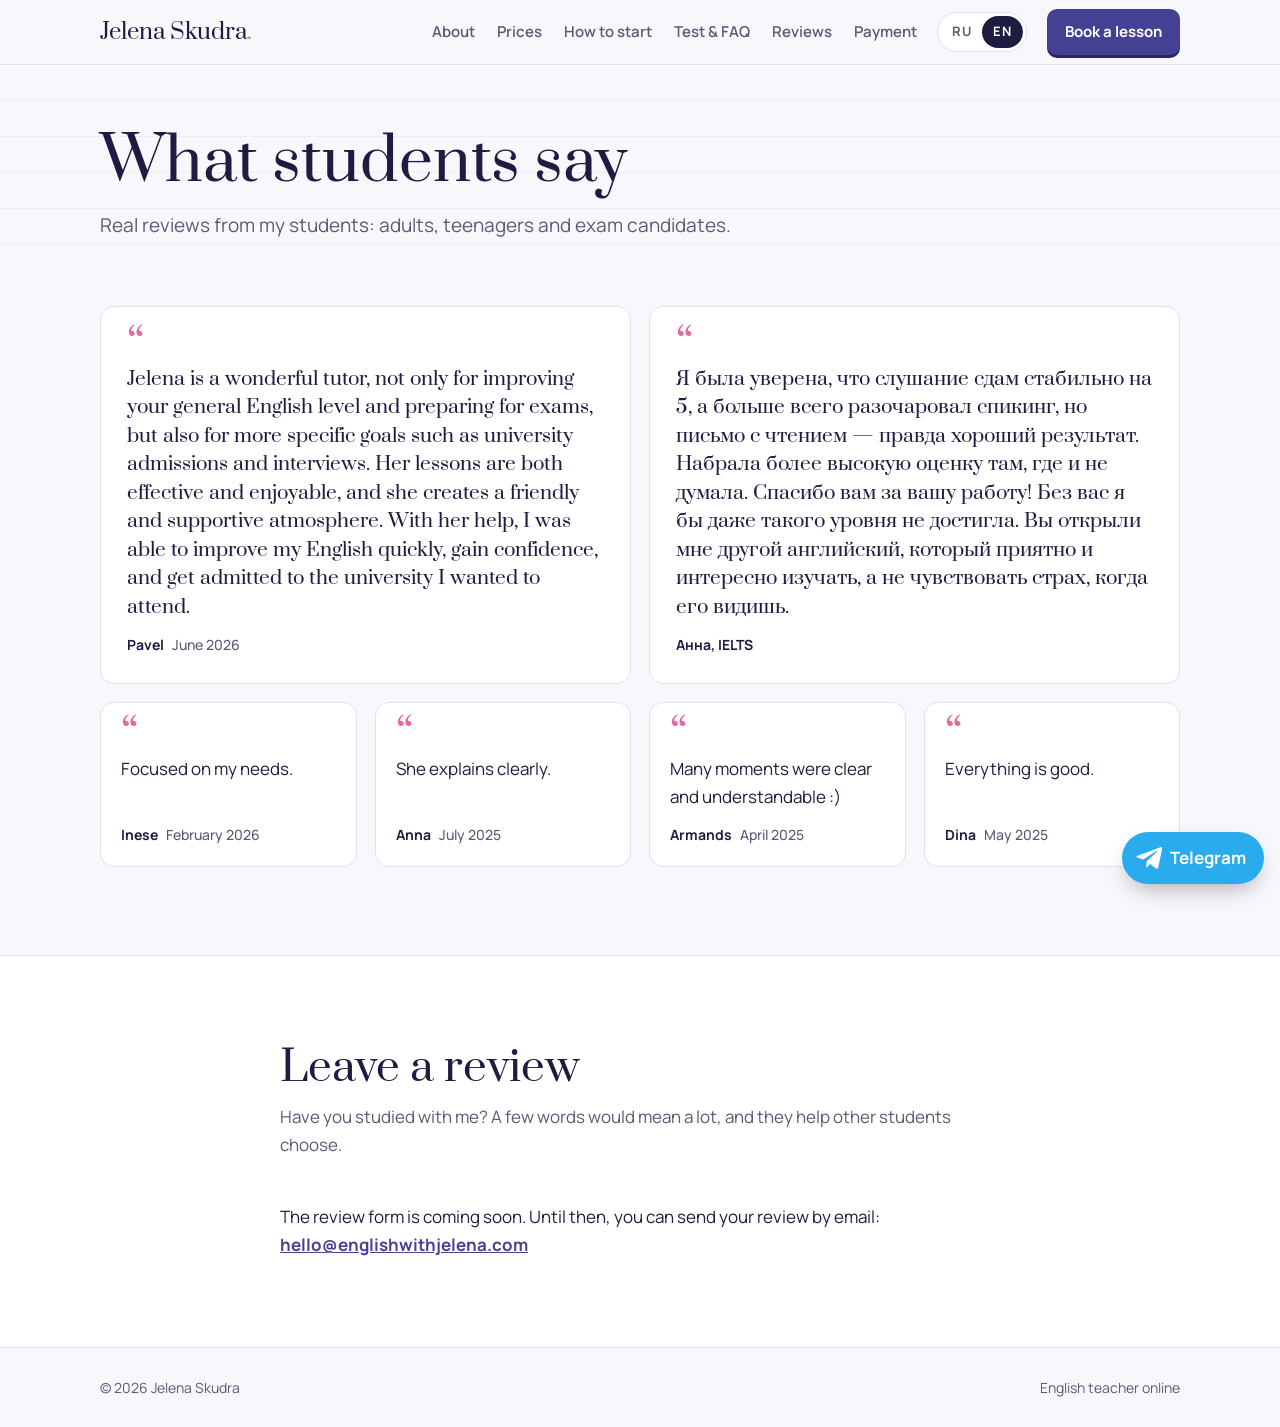
<file: reviews.html>
<!doctype html>
<html lang="en">
<head>
<meta charset="utf-8">
<meta name="viewport" content="width=device-width, initial-scale=1, viewport-fit=cover">
<title>Jelena Skudra · English teacher</title>
<meta name="description" content="Online English lessons with Jelena Skudra for children, teens and adults, built around your interests.">
<link rel="icon" href="data:image/svg+xml,%3Csvg xmlns='http://www.w3.org/2000/svg' viewBox='0 0 64 64'%3E%3Crect width='64' height='64' rx='14' fill='%23454192'/%3E%3Crect x='14' y='38' width='36' height='10' fill='%23E06C9F'/%3E%3Ctext x='32' y='44' font-family='Georgia,serif' font-size='34' font-weight='700' fill='%23fff' text-anchor='middle'%3EJ%3C/text%3E%3C/svg%3E">
<link rel="preconnect" href="https://fonts.googleapis.com">
<link rel="preconnect" href="https://fonts.gstatic.com" crossorigin>
<link rel="stylesheet" href="https://fonts.googleapis.com/css2?family=Prata&family=Caveat:wght@500;700&family=Manrope:wght@400;500;600;700&display=swap&subset=cyrillic">
<link rel="stylesheet" href="style.css">
</head>
<body data-page="reviews">

<header>
  <div class="wrap bar">
    <a class="logo" href="index.html">Jelena Skudra<span>.</span></a>
    <nav class="links" aria-label="Main">
      <a href="index.html#about" data-t="nav.about">About</a>
      <a href="prices.html" class="price-nav" data-t="nav.prices">Prices</a>
      <a href="start.html" data-t="nav.start">How to start</a>
      <a href="test.html" class="test-nav" data-t="nav.test">Test & FAQ</a>
      <a href="reviews.html" data-t="nav.reviews">Reviews</a>
      <a href="payment.html" data-t="nav.payment">Payment</a>
    </nav>
    <div class="lang" role="group" aria-label="Language">
      <button type="button" id="lang-ru" data-lang="ru" aria-pressed="false">RU</button>
      <button type="button" id="lang-en" data-lang="en" aria-pressed="true">EN</button>
    </div>
    <a class="btn btn-hl btn-sm" href="book.html" data-t="nav.book">Book a lesson</a>
  </div>
</header>

<main id="top">
  <section class="page-head">
    <div class="wrap">
      <h1 data-t="reviewsPage.title"></h1>
      <p class="lead" data-t="reviewsPage.text"></p>
    </div>
  </section>

  <section class="page-body">
    <div class="wrap">
      <div class="reviews" id="reviews-list"></div>
    </div>
  </section>

  <section id="leave" class="alt">
    <div class="wrap narrow">
      <div class="sec-head"><h2 data-t="reviewsPage.formTitle"></h2><p data-t="reviewsPage.formText"></p></div>
      <div id="feedback-embed" hidden>
        <iframe id="feedback-frame" title="Review form" loading="lazy"></iframe>
      </div>
      <p id="feedback-soon"><span data-t="reviewsPage.formSoon"></span> <a id="feedback-email" href="#"></a></p>
    </div>
  </section>
</main>

<footer>
  <div class="wrap">
    <span>© <span id="year">2026</span> Jelena Skudra</span>
    <span data-t="footer"></span>
  </div>
</footer>

<script src="content.js"></script>
<script src="site.js"></script>
</body>
</html>
</file>
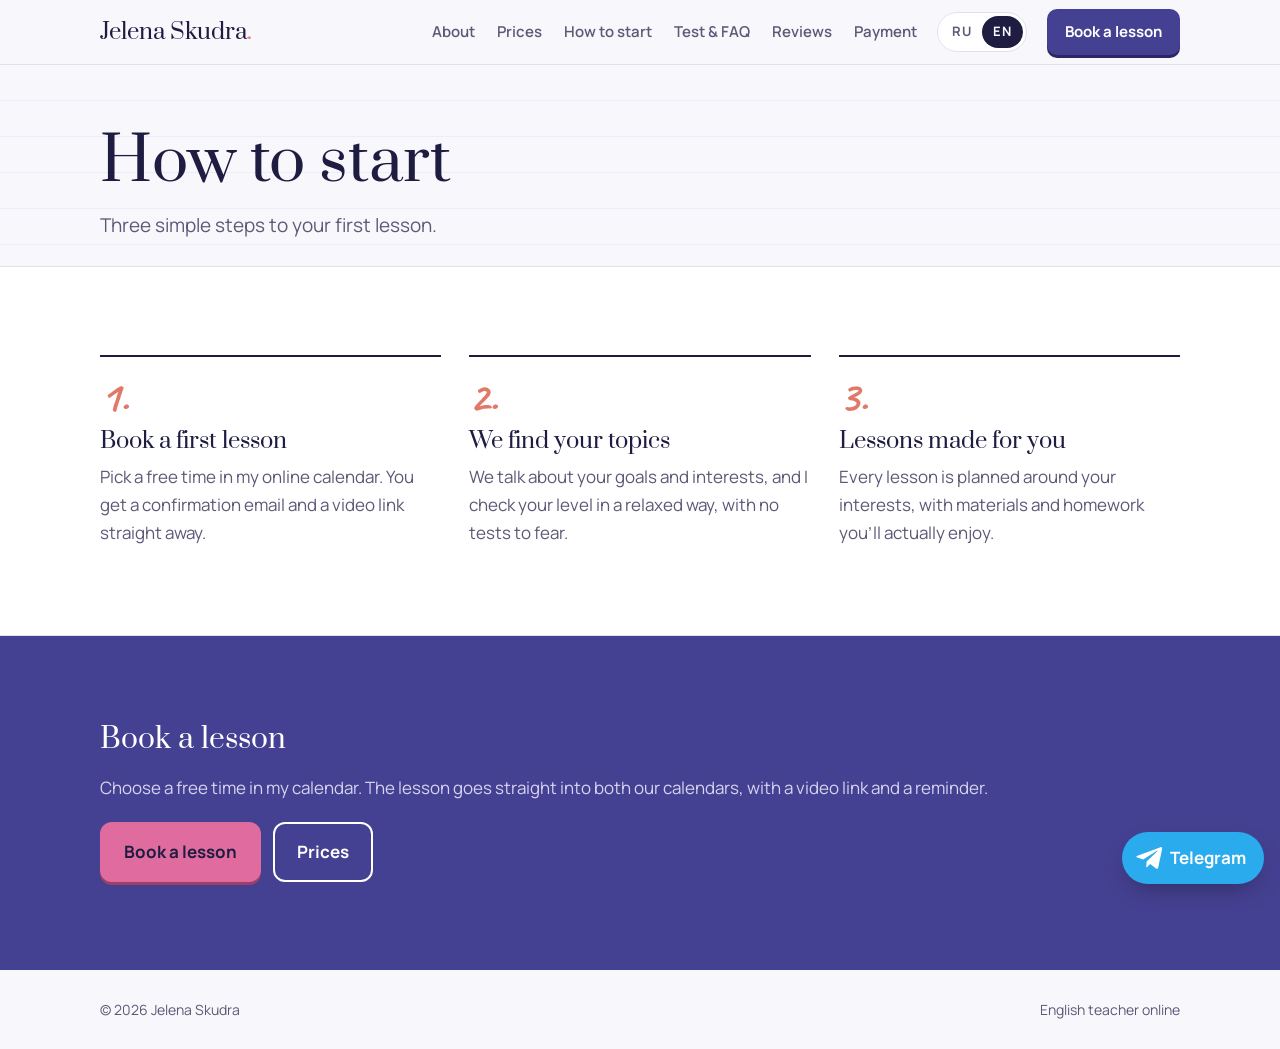
<file: start.html>
<!doctype html>
<html lang="en">
<head>
<meta charset="utf-8">
<meta name="viewport" content="width=device-width, initial-scale=1, viewport-fit=cover">
<title>Jelena Skudra · English teacher</title>
<meta name="description" content="Online English lessons with Jelena Skudra for children, teens and adults, built around your interests.">
<link rel="icon" href="data:image/svg+xml,%3Csvg xmlns='http://www.w3.org/2000/svg' viewBox='0 0 64 64'%3E%3Crect width='64' height='64' rx='14' fill='%23454192'/%3E%3Crect x='14' y='38' width='36' height='10' fill='%23E06C9F'/%3E%3Ctext x='32' y='44' font-family='Georgia,serif' font-size='34' font-weight='700' fill='%23fff' text-anchor='middle'%3EJ%3C/text%3E%3C/svg%3E">
<link rel="preconnect" href="https://fonts.googleapis.com">
<link rel="preconnect" href="https://fonts.gstatic.com" crossorigin>
<link rel="stylesheet" href="https://fonts.googleapis.com/css2?family=Prata&family=Caveat:wght@500;700&family=Manrope:wght@400;500;600;700&display=swap&subset=cyrillic">
<link rel="stylesheet" href="style.css">
</head>
<body data-page="start">

<header>
  <div class="wrap bar">
    <a class="logo" href="index.html">Jelena Skudra<span>.</span></a>
    <nav class="links" aria-label="Main">
      <a href="index.html#about" data-t="nav.about">About</a>
      <a href="prices.html" class="price-nav" data-t="nav.prices">Prices</a>
      <a href="start.html" data-t="nav.start">How to start</a>
      <a href="test.html" class="test-nav" data-t="nav.test">Test & FAQ</a>
      <a href="reviews.html" data-t="nav.reviews">Reviews</a>
      <a href="payment.html" data-t="nav.payment">Payment</a>
    </nav>
    <div class="lang" role="group" aria-label="Language">
      <button type="button" id="lang-ru" data-lang="ru" aria-pressed="false">RU</button>
      <button type="button" id="lang-en" data-lang="en" aria-pressed="true">EN</button>
    </div>
    <a class="btn btn-hl btn-sm" href="book.html" data-t="nav.book">Book a lesson</a>
  </div>
</header>

<main id="top">
  <section class="page-head">
    <div class="wrap">
      <h1 data-t="pages.start.title"></h1>
      <p class="lead" data-t="pages.start.lead"></p>
    </div>
  </section>

  <section id="start" class="alt">
    <div class="wrap">
      
      <ol class="steps" id="steps"></ol>
    </div>
  </section>

  <section class="band cta-band">
    <div class="wrap after-pay">
      <div><h2 class="h-sm" data-t="book.title"></h2><p data-t="book.text"></p></div>
      <div class="cta"><a class="btn btn-hl" href="book.html" data-t="hero.bookButton"></a><a class="btn btn-line light" href="prices.html" data-t="nav.prices"></a></div>
    </div>
  </section>
</main>

<footer>
  <div class="wrap">
    <span>© <span id="year">2026</span> Jelena Skudra</span>
    <span data-t="footer"></span>
  </div>
</footer>

<script src="content.js"></script>
<script src="site.js"></script>
</body>
</html>
</file>
<file: style.css>
:root{
  /* Palette: Ocean Teal #2D7FA2 · Deep Periwinkle #454192 · Soft Lavender #9383A3 · Warm Pink #E06C9F · Coral Orange #E17967 */
  --paper:#F8F7FC; --surface:#FFFFFF; --ink:#1E1C40; --muted:#5D5876;
  --rule:#E3E0EE; --ruled:#EEECF6; --margin:#E17967; --hl:#F7CFE1; --hl-ink:#1E1C40;
  --cta:#454192; --cta-ink:#FFFFFF; --cta-shadow:#2A2766;
  --blue:#9383A3; --blue-ink:#FFFFFF; --mid:#2D7FA2; --pen:#2D7FA2;
  --band:#454192; --band-ink:#FFFFFF; --band-muted:#D6D4F0;
  --pink:#E06C9F; --teal:#2D7FA2;
  --display:"Prata", Georgia, "Times New Roman", serif;
  --body:"Manrope", system-ui, -apple-system, "Segoe UI", Roboto, Arial, sans-serif;
  --hand:"Caveat", "Segoe Print", "Comic Sans MS", cursive;
  color-scheme: light;
}
@media (prefers-color-scheme: dark){
  :root:not([data-theme="light"]){
    --paper:#12112A; --surface:#1C1A3A; --ink:#F1EFF8; --muted:#AEA8C4;
    --rule:#34315C; --ruled:#1D1B3B; --margin:#E17967; --hl:#6B2D58; --hl-ink:#F1EFF8;
    --cta:#E06C9F; --cta-ink:#12112A; --cta-shadow:#8C3A61;
    --blue:#9383A3; --blue-ink:#12112A; --mid:#2D7FA2; --pen:#7FC3DE;
    --band:#0C0B20; --band-ink:#F1EFF8; --band-muted:#ADA7C4;
    --pink:#E06C9F; --teal:#2D7FA2;
    color-scheme: dark;
  }
}
:root[data-theme="dark"]{
  --paper:#12112A; --surface:#1C1A3A; --ink:#F1EFF8; --muted:#AEA8C4;
    --rule:#34315C; --ruled:#1D1B3B; --margin:#E17967; --hl:#6B2D58; --hl-ink:#F1EFF8;
    --cta:#E06C9F; --cta-ink:#12112A; --cta-shadow:#8C3A61;
    --blue:#9383A3; --blue-ink:#12112A; --mid:#2D7FA2; --pen:#7FC3DE;
    --band:#0C0B20; --band-ink:#F1EFF8; --band-muted:#ADA7C4;
    --pink:#E06C9F; --teal:#2D7FA2;
    color-scheme: dark;
}
*{box-sizing:border-box}
[hidden]{display:none!important}
html{scroll-behavior:smooth}
@media (prefers-reduced-motion: reduce){ html{scroll-behavior:auto} *{animation:none!important;transition:none!important} }
body{margin:0;background:var(--paper);color:var(--ink);font-family:var(--body);font-size:17px;line-height:1.65;-webkit-font-smoothing:antialiased}
img,svg{max-width:100%}
a{color:inherit}
:focus-visible{outline:3px solid var(--blue);outline-offset:3px;border-radius:4px}
.wrap{max-width:1120px;margin:0 auto;padding-inline:20px}
h1,h2,h3{font-family:var(--display);font-weight:400;line-height:1.12;text-wrap:balance;margin:0}
h2{font-size:clamp(30px,4vw,42px)}
h3{font-size:22px}
p{margin:0}
mark{background:linear-gradient(transparent 52%, var(--hl) 52%, var(--hl) 92%, transparent 92%);color:inherit;padding:0 .08em}
.eyebrow{font-size:13px;font-weight:700;letter-spacing:.12em;text-transform:uppercase;color:var(--muted)}
.hand{font-family:var(--hand);font-weight:700}

/* header */
header{position:sticky;top:env(safe-area-inset-top,0px);z-index:10;background:color-mix(in srgb,var(--paper) 96%,transparent);backdrop-filter:blur(10px);border-bottom:1px solid var(--rule)}
.bar{display:flex;align-items:center;gap:20px;min-height:64px}
.logo{font-family:var(--display);font-weight:400;font-size:22px;text-decoration:none;white-space:nowrap}
.logo span{color:var(--margin)}
nav.links{display:flex;gap:22px;margin-left:auto;font-weight:600;font-size:15px}
nav.links a{text-decoration:none;color:var(--muted)}
nav.links a:hover{color:var(--ink)}
.lang{display:flex;border:1px solid var(--rule);border-radius:999px;padding:3px;background:var(--surface)}
.lang button{border:0;background:none;font:inherit;font-size:13px;font-weight:700;letter-spacing:.06em;padding:5px 11px;border-radius:999px;color:var(--muted);cursor:pointer}
.lang button[aria-pressed="true"]{background:var(--ink);color:var(--paper)}
.btn{display:inline-flex;align-items:center;justify-content:center;gap:10px;font:inherit;font-weight:700;text-decoration:none;border-radius:12px;padding:14px 22px;cursor:pointer;border:2px solid transparent;transition:transform .15s ease, box-shadow .15s ease}
.btn-hl{background:var(--cta);color:var(--cta-ink);box-shadow:0 3px 0 var(--cta-shadow)}
.btn-hl:hover{transform:translateY(-1px);box-shadow:0 4px 0 var(--cta-shadow)}
.btn-line{border-color:var(--ink);color:var(--ink);background:transparent}
.btn-sm{padding:9px 16px;font-size:15px;border-radius:10px}
@media (max-width:1000px){ .bar{flex-wrap:wrap;row-gap:0} nav.links{order:5;width:100%;margin-left:0;gap:20px;overflow-x:auto;white-space:nowrap;padding-bottom:12px;font-size:14px;scrollbar-width:none} .bar .lang{margin-left:auto} }
@media (max-width:420px){ .bar .btn-sm{display:none} }

/* hero: exercise-book page */
.hero{position:relative;overflow:hidden;background:
  repeating-linear-gradient(to bottom, transparent 0 35px, var(--ruled) 35px 36px);}
.hero::before{content:"";position:absolute;top:0;bottom:0;left:max(20px, calc(50% - 560px - 28px));width:2px;background:var(--margin);opacity:.55}
.hero-grid{display:grid;grid-template-columns:1.1fr .9fr;gap:40px;align-items:center;padding-block:72px 80px}
.hero h1{font-size:clamp(40px,6.2vw,74px);letter-spacing:-.01em;margin-top:16px}
.hero .lead{font-size:19px;color:var(--muted);max-width:34em;margin-top:22px}
.cta{display:flex;flex-wrap:wrap;gap:12px;margin-top:32px}
.facts{display:flex;flex-wrap:wrap;gap:8px 22px;margin:32px 0 0;padding:0;list-style:none;font-weight:600;font-size:15px}
.facts li{display:flex;align-items:center;gap:8px}
.facts li::before{content:"";width:14px;height:8px;border-left:2.5px solid var(--margin);border-bottom:2.5px solid var(--margin);transform:rotate(-45deg) translateY(-2px)}
.art{width:100%;height:auto}
.art .ink{fill:var(--ink)} .art .band{fill:#454192} .art .mid{fill:#2D7FA2} .art .blue{fill:#9383A3} .art .red{fill:var(--margin)} .art .hl{fill:var(--hl)}
.art .page{fill:var(--surface);stroke:var(--rule);stroke-width:1.5}
.art .line{stroke:var(--ruled);stroke-width:1.5} .art .mline{stroke:var(--margin);stroke-width:1.5;opacity:.7}
.art .shadow{fill:var(--ink);opacity:.08}
.art .spine-text{font-family:var(--body);font-weight:700;font-size:11px;letter-spacing:.2em;fill:#F6EFFA}
.art .spine-text.dark{fill:#FFFFFF}
.art .write{font-family:var(--hand);font-weight:700;fill:var(--ink)}
.art .write.blue-ink{fill:var(--pen)}
.art .paper-edge{fill:var(--surface);opacity:.9}
.art .note-text{font-family:var(--hand);font-weight:700;fill:var(--ink)}
@media (max-width:860px){ .hero-grid{grid-template-columns:1fr;padding-block:48px 56px} .art-box{max-width:440px} }

section{padding-block:88px}
.sec-head{display:flex;flex-direction:column;gap:12px;max-width:40em;margin-bottom:44px}
.sec-head p{color:var(--muted)}

/* about */
.about{display:grid;grid-template-columns:.8fr 1.2fr;gap:48px;align-items:start}
.about .note{font-family:var(--hand);font-size:28px;color:var(--pink);transform:rotate(-3deg);display:inline-block;margin-top:14px}
.about-text{display:flex;flex-direction:column;gap:18px;max-width:36em}
.about-text p:first-child{font-size:20px;color:var(--ink)}
.about-text p{color:var(--muted)}
@media (max-width:760px){ .about{grid-template-columns:1fr;gap:24px} }

/* steps */
.steps{display:grid;grid-template-columns:repeat(3,1fr);gap:28px;margin:0;padding:0;list-style:none;counter-reset:s}
.steps li{counter-increment:s;display:flex;flex-direction:column;gap:10px;padding-top:18px;border-top:2px solid var(--ink)}
.steps li::before{content:counter(s) ".";font-family:var(--hand);font-weight:700;font-size:44px;line-height:1;color:var(--margin)}
.steps p,.who p{color:var(--muted)}
@media (max-width:760px){ .steps{grid-template-columns:1fr} }

.alt{background:var(--surface);border-block:1px solid var(--rule)}
.who{display:grid;grid-template-columns:repeat(3,1fr);gap:28px}
.who > div{display:flex;flex-direction:column;gap:10px}
.who h3{display:flex;align-items:baseline;gap:10px}
.who .age{font-family:var(--hand);font-size:22px;color:var(--margin);font-weight:700}
@media (max-width:760px){ .who{grid-template-columns:1fr} }

/* levels staircase */
.levels{display:grid;grid-template-columns:repeat(6,1fr);gap:10px;align-items:end}
.lvl{display:flex;flex-direction:column;gap:10px}
.lvl .step{border-radius:10px 10px 4px 4px;background:var(--blue);display:flex;align-items:flex-start;padding:12px;font-family:var(--display);font-weight:400;font-size:26px;color:var(--blue-ink)}
.lvl:nth-child(n+3) .step{background:#2D7FA2;color:#fff}
.lvl:nth-child(n+5) .step{background:#454192;color:#fff}
.lvl .name{font-size:14px;font-weight:600;color:var(--muted);line-height:1.3}
@media (max-width:640px){
  .levels{grid-template-columns:repeat(3,1fr);row-gap:22px}
}

/* languages + word */
.duo{display:grid;grid-template-columns:1fr 1fr;gap:56px;align-items:start}
.chips{display:flex;flex-wrap:wrap;gap:10px;margin-top:22px;padding:0;list-style:none}
.chips li{border:1.5px solid var(--ink);border-radius:999px;padding:8px 16px;font-weight:700;display:flex;gap:8px;align-items:baseline}
.chips small{font-weight:500;color:var(--muted);font-size:13px}
.lang-text{color:var(--muted);margin-top:14px}
.card{position:relative;background:var(--surface);border:1px solid var(--rule);border-radius:6px;padding:28px 28px 30px;
  background-image:repeating-linear-gradient(to bottom, transparent 0 31px, var(--ruled) 31px 32px);background-position:0 62px;
  box-shadow:0 18px 40px -24px rgba(40,36,100,.35);transform:rotate(1deg)}
.card::before{content:"";position:absolute;left:0;right:0;top:58px;height:2px;background:var(--margin);opacity:.6}
.card .eyebrow{color:var(--margin)}
.card .word{font-family:var(--display);font-weight:400;font-size:clamp(34px,4vw,44px);margin-top:26px;line-height:1.1}
.card .origin{font-family:var(--hand);font-size:22px;font-weight:700;color:var(--pen);margin-top:4px;line-height:1.3}
.card .story{margin-top:14px;color:var(--ink);line-height:2em}
@media (max-width:760px){ .duo{grid-template-columns:1fr;gap:48px} .card{transform:none} }

/* prices */
.offers{display:grid;grid-template-columns:repeat(3,1fr);gap:18px}
.offer{display:flex;flex-direction:column;gap:10px;background:var(--paper);border:1px solid var(--rule);border-radius:14px;padding:22px}
.offer .tag{align-self:flex-start;font-size:12px;font-weight:700;letter-spacing:.1em;text-transform:uppercase;padding:4px 10px;border-radius:99px;background:color-mix(in srgb,var(--teal) 14%,transparent);color:var(--pen)}
.offer.exam .tag{background:color-mix(in srgb,var(--pink) 16%,transparent);color:var(--pink)}
.offer h3{font-size:22px}
.offer p{color:var(--muted);font-size:15px;flex:1}
.offer .foot{display:flex;align-items:baseline;justify-content:space-between;gap:12px;border-top:1px dashed var(--rule);padding-top:12px}
.offer .len{font-size:14px;font-weight:600;color:var(--muted)}
.offer .price{font-family:var(--display);font-size:32px;line-height:1;font-variant-numeric:tabular-nums}
@media (max-width:900px){ .offers{grid-template-columns:1fr 1fr} }
@media (max-width:560px){ .offers{grid-template-columns:1fr} }

/* booking band */
.band{background:var(--band);color:var(--band-ink)}
.band .sec-head p{color:var(--band-muted)}
.book-grid{display:grid;grid-template-columns:1.1fr .9fr;gap:56px;align-items:start}
.book-grid .btn{font-size:18px;padding:18px 28px}
.soon{margin-top:16px;color:var(--band-muted);max-width:30em}
.contacts{display:flex;flex-direction:column;gap:0;margin:16px 0 0;padding:0;list-style:none}
.contacts li{display:flex;align-items:center;gap:14px;padding-block:12px;border-bottom:1px solid color-mix(in srgb,var(--band-ink) 18%,transparent);flex-wrap:wrap}
.contacts .k{font-size:12px;font-weight:700;letter-spacing:.12em;text-transform:uppercase;color:var(--band-muted);width:92px}
.contacts a{font-weight:600;text-decoration:none;word-break:break-all}
.contacts a:hover{text-decoration:underline}
.copy{margin-left:auto;border:1px solid color-mix(in srgb,var(--band-ink) 35%,transparent);background:none;color:var(--band-ink);font:inherit;font-size:13px;font-weight:600;padding:4px 12px;border-radius:8px;cursor:pointer}
.band h3{color:var(--band-ink)}
.band .btn-hl{background:var(--pink);color:#1E1C40;box-shadow:0 3px 0 #9E3F69}
@media (max-width:760px){ .book-grid{grid-template-columns:1fr;gap:40px} }

/* offer */
.offer-grid{display:grid;grid-template-columns:repeat(3,1fr);gap:28px}
.offer-grid > div{display:flex;flex-direction:column;gap:12px;padding-top:18px;border-top:3px solid var(--teal)}
.offer-grid > div:nth-child(2){border-top-color:var(--pink)}
.offer-grid > div:nth-child(3){border-top-color:var(--margin)}
.offer-grid p{color:var(--muted);font-size:16px}
@media (max-width:860px){ .offer-grid{grid-template-columns:1fr} }
/* lesson */
.lesson-grid{display:grid;grid-template-columns:1.2fr .8fr;gap:56px;align-items:start}
.lesson-main{display:flex;flex-direction:column;gap:18px;max-width:38em}
.lesson-text{display:flex;flex-direction:column;gap:16px}
.lesson-text p:first-child{font-size:19px}
.lesson-text p + p,.muted-p{color:var(--muted)}
.lesson-main h3{margin-top:10px}
.lesson-side{display:flex;flex-direction:column;gap:22px}
.expect ul{margin:12px 0 0;padding:0;list-style:none;display:flex;flex-direction:column;gap:10px}
.expect li{display:flex;gap:10px;font-weight:600}
.expect li::before{content:"";flex:none;width:14px;height:8px;margin-top:8px;border-left:2.5px solid var(--margin);border-bottom:2.5px solid var(--margin);transform:rotate(-45deg)}
.example{margin:0;background:var(--surface);border:1px solid var(--rule);border-radius:14px;padding:24px;box-shadow:0 18px 40px -28px rgba(40,36,100,.35)}
.example .eyebrow{color:var(--pink)}
.example blockquote{margin:10px 0 0;font-family:var(--display);font-size:20px;line-height:1.45}
@media (max-width:860px){ .lesson-grid{grid-template-columns:1fr;gap:32px} }
/* reviews */
.reviews{display:grid;grid-template-columns:repeat(4,1fr);gap:18px}
.review{margin:0;display:flex;flex-direction:column;gap:12px;background:var(--surface);border:1px solid var(--rule);border-radius:14px;padding:20px}
.review.featured{grid-column:span 2;padding:26px}
.review blockquote{margin:0;flex:1}
.review.featured blockquote{font-family:var(--display);font-size:19px;line-height:1.5}
.review blockquote::before{content:"“";display:block;font-family:var(--display);font-size:44px;line-height:.6;color:var(--pink);margin-bottom:6px}
.review figcaption{font-size:14px;font-weight:700}
.review figcaption span{font-weight:500;color:var(--muted);margin-left:8px}
@media (max-width:900px){ .reviews{grid-template-columns:1fr 1fr} }
@media (max-width:560px){ .reviews{grid-template-columns:1fr} .review.featured{grid-column:auto} }

/* level test */
.test-grid{display:grid;grid-template-columns:.9fr 1.1fr;gap:56px;align-items:start}
.test-grid .sec-head{margin-bottom:0}
.quiz{background:var(--surface);border:1px solid var(--rule);border-radius:14px;padding:28px;box-shadow:0 18px 40px -28px rgba(40,36,100,.4);display:flex;flex-direction:column;gap:18px;min-height:340px}
.quiz .progress{height:6px;border-radius:99px;background:var(--ruled);overflow:hidden}
.quiz .progress i{display:block;height:100%;background:var(--margin);transition:width .25s ease}
.quiz .count{font-size:13px;font-weight:700;letter-spacing:.12em;text-transform:uppercase;color:var(--muted);font-variant-numeric:tabular-nums}
.quiz .q{font-family:var(--display);font-size:clamp(22px,2.6vw,28px);font-weight:500;line-height:1.3}
.quiz .opts{display:grid;grid-template-columns:1fr 1fr;gap:10px}
.quiz .opt{font:inherit;font-weight:600;text-align:left;padding:13px 16px;border-radius:10px;border:1.5px solid var(--rule);background:var(--paper);color:var(--ink);cursor:pointer}
.quiz .opt:hover{border-color:var(--ink)}
.quiz .opt[aria-pressed="true"]{border-color:var(--ink);background:var(--hl);color:var(--hl-ink)}
.quiz .row{display:flex;flex-wrap:wrap;gap:10px;align-items:center}
.quiz .btn:disabled{opacity:.45;cursor:default;transform:none}
.quiz .intro-list{margin:0;padding:0;list-style:none;display:flex;gap:8px;flex-wrap:wrap}
.quiz .intro-list li{font-family:var(--display);font-weight:400;font-size:20px;padding:6px 12px;border-radius:8px;background:var(--ruled)}
.quiz .big{font-family:var(--display);font-weight:400;font-size:88px;line-height:1;color:var(--ink)}
.quiz .big small{font-family:var(--body);font-size:20px;font-weight:600;color:var(--muted);margin-left:12px}
.quiz .note{color:var(--muted);font-size:15px}
@media (max-width:760px){ .test-grid{grid-template-columns:1fr;gap:28px} .quiz{padding:20px} }
@media (max-width:420px){ .quiz .opts{grid-template-columns:1fr} }
#embed-box{margin-top:48px}
#booking-frame{width:100%;height:720px;border:0;border-radius:12px;background:#fff}

footer{padding-block:28px;font-size:14px;color:var(--muted)}
footer .wrap{display:flex;justify-content:space-between;gap:12px;flex-wrap:wrap}

/* sub pages */
.more-link{margin-top:24px;font-weight:700}
.more-link a{color:var(--cta);text-decoration:none;border-bottom:2px solid var(--pink)}
.page-head{padding-block:64px 24px;background:repeating-linear-gradient(to bottom, transparent 0 35px, var(--ruled) 35px 36px)}
.page-head h1{font-size:clamp(38px,5vw,60px)}
.page-head .lead{font-size:19px;color:var(--muted);max-width:36em;margin-top:14px}
.page-body{padding-block:40px 88px}
.narrow{max-width:760px}
#feedback-frame{width:100%;height:900px;border:0;border-radius:12px;background:#fff}
#feedback-soon a{font-weight:700;color:var(--cta)}
.h-sm{font-size:28px;margin-bottom:18px}
.pay-grid{display:grid;grid-template-columns:1.3fr .9fr;gap:48px;align-items:start}
.pay-list{margin:0;padding:0;list-style:none;border-top:1px solid var(--rule)}
.pay-list li{display:flex;align-items:center;gap:16px;padding-block:16px;border-bottom:1px solid var(--rule)}
.pay-info{display:flex;flex-direction:column;flex:1;min-width:0}
.pay-info span{font-size:14px;color:var(--muted)}
.pay-price{font-family:var(--display);font-size:26px;font-variant-numeric:tabular-nums}
.note-box{margin-top:18px;padding:14px 16px;border-radius:10px;background:var(--hl);color:var(--hl-ink);font-weight:600;font-size:15px}
.pay-side{display:flex;flex-direction:column;gap:28px}
.bank-card{background:var(--surface);border:1px solid var(--rule);border-radius:14px;padding:24px}
.bank-card .h-sm{font-size:22px}
.bank-rows{margin:0;padding:0;list-style:none}
.bank-rows li{display:flex;flex-wrap:wrap;align-items:center;gap:4px 12px;padding-block:10px;border-bottom:1px dashed var(--rule)}
.bank-rows .k{width:100%;font-size:12px;font-weight:700;letter-spacing:.1em;text-transform:uppercase;color:var(--muted)}
.bank-rows .v{font-weight:600;font-variant-numeric:tabular-nums;word-break:break-all}
.bank-rows .copy{margin-left:auto;color:var(--ink);border-color:var(--rule)}
.notes{margin:12px 0 0;padding:0;list-style:none;display:flex;flex-direction:column;gap:10px}
.notes li{padding-left:18px;position:relative;color:var(--muted);font-size:15px}
.notes li::before{content:"";position:absolute;left:0;top:.6em;width:7px;height:7px;border-radius:50%;background:var(--pink)}
.after-pay{display:flex;flex-wrap:wrap;align-items:center;justify-content:space-between;gap:20px}
.after-pay p{color:var(--muted)}
@media (max-width:860px){ .pay-grid{grid-template-columns:1fr} }
@media (max-width:480px){ .pay-list li{flex-wrap:wrap} .pay-list .btn{width:100%} }

.hero .tagline{font-family:var(--hand);font-size:28px;font-weight:700;color:var(--pink);margin-top:10px;line-height:1.2}
.faq{display:flex;flex-direction:column;border-top:1px solid var(--rule)}
.faq details{border-bottom:1px solid var(--rule)}
.faq summary{cursor:pointer;list-style:none;display:flex;justify-content:space-between;gap:16px;padding-block:18px;font-weight:700;font-size:18px}
.faq summary::-webkit-details-marker{display:none}
.faq summary::after{content:"+";font-family:var(--display);font-size:26px;line-height:1;color:var(--pink);flex:none}
.faq details[open] summary::after{content:"–"}
.faq details p{padding-bottom:18px;color:var(--muted);max-width:40em}
.lang a,.lang span{font-size:13px;font-weight:700;letter-spacing:.06em;padding:5px 11px;border-radius:999px;color:var(--muted);text-decoration:none}
.lang span[aria-current]{background:var(--ink);color:var(--paper)}
.lang a:hover{color:var(--ink)}

.sr-only{position:absolute;width:1px;height:1px;overflow:hidden;clip:rect(0 0 0 0);white-space:nowrap}
.offer .price small,.pay-price small,.strip-price small{display:block;font-family:var(--body);font-size:13px;font-weight:600;color:var(--muted);margin-top:4px;text-align:right;letter-spacing:0}
.strip-price small{text-align:left;font-size:15px}
.strip{display:flex;flex-wrap:wrap;align-items:center;justify-content:space-between;gap:24px 40px}
.strip-price{font-family:var(--display);font-size:56px;line-height:1;margin-top:6px}
.strip-list{margin:0;padding:0;list-style:none;display:grid;grid-template-columns:repeat(2,minmax(0,1fr));gap:6px 32px;flex:1;min-width:280px;max-width:560px}
.strip-list li{display:flex;justify-content:space-between;gap:12px;font-size:15px;border-bottom:1px dashed var(--rule);padding-block:6px}
.strip-list li span{color:var(--muted)}
.strip-list b{font-variant-numeric:tabular-nums}
.strip-text{max-width:36em;display:flex;flex-direction:column;gap:8px}
.strip-text p{color:var(--muted)}
#test-strip h2{font-size:clamp(26px,3vw,34px)}
.after-pay .cta{margin-top:0}
@media (max-width:560px){ .strip-list{grid-template-columns:1fr} }

.btn-line.light{border-color:var(--band-ink);color:var(--band-ink)}
.cta-band .after-pay p{color:var(--band-muted)}
.cta-band h2{color:var(--band-ink)}

.about .photo{margin:28px 0 0;background:var(--surface);padding:12px 12px 14px;border:1px solid var(--rule);border-radius:6px;box-shadow:0 18px 40px -24px rgba(40,36,100,.4);transform:rotate(-2deg);max-width:340px}
.about .photo img{display:block;width:100%;height:auto;aspect-ratio:3/4;object-fit:cover;border-radius:3px}
.about .photo figcaption{font-family:var(--hand);font-size:22px;font-weight:700;color:var(--muted);text-align:center;margin-top:8px;line-height:1.2}
@media (max-width:760px){ .about .photo{max-width:280px;transform:rotate(-1.5deg)} }

.tg-float{position:fixed;right:16px;bottom:calc(16px + env(safe-area-inset-bottom,0px));z-index:20;display:flex;align-items:center;gap:8px;padding:12px 18px 12px 14px;border-radius:999px;background:#2AABEE;color:#fff;font-weight:700;text-decoration:none;box-shadow:0 10px 24px -8px rgba(0,0,0,.35);transition:transform .15s ease}
.tg-float:hover{transform:translateY(-2px)}
@media (max-width:560px){ .tg-float span{display:none} .tg-float{padding:14px} }

.btn-tg{background:#2AABEE;color:#fff;box-shadow:0 3px 0 #1B86BD}
.btn-tg:hover{transform:translateY(-1px);box-shadow:0 4px 0 #1B86BD}
.pay-price{display:flex;flex-direction:column;align-items:flex-end;text-align:right;min-width:7.5em;line-height:1.1;flex:none}
@media (max-width:560px){ .pay-price{min-width:0} }
.pay-price small{margin-top:6px;white-space:nowrap}
.offer .price{text-align:right}
</file>
